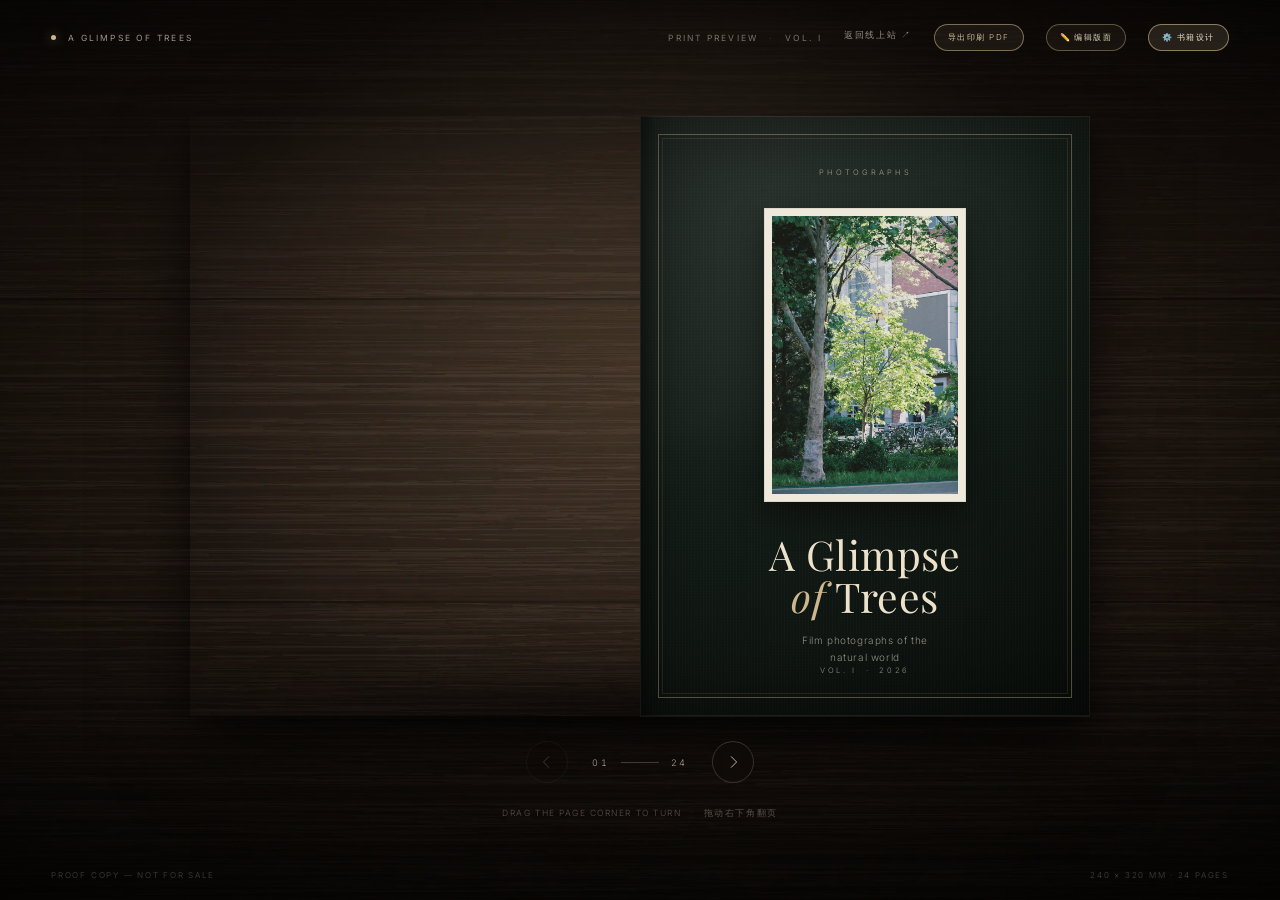
<file: 02-Print-Preview/index.html>
<!DOCTYPE html>
<html lang="en">
<head>
  <meta charset="UTF-8">
  <meta name="viewport" content="width=device-width, initial-scale=1.0">
  <meta name="description" content="A Glimpse of Trees — a print proof of a photographic book, previewed as a physical object.">
  <meta name="theme-color" content="#140e09">
  <meta name="color-scheme" content="dark">
  <title>A Glimpse of Trees — Print Proof</title>

  <link rel="icon" href="favicon.svg" type="image/svg+xml">
  <link rel="manifest" href="../manifest.json">
  <link rel="apple-touch-icon" href="../assets/icons/icon-180.png">
  <link rel="preload" href="assets/fonts/PlayfairDisplay-var.woff2" as="font" type="font/woff2" crossorigin>
  <link rel="preload" href="assets/fonts/Inter-var.woff2" as="font" type="font/woff2" crossorigin>
  <link rel="stylesheet" href="css/style.css">
</head>
<body>
  <div class="desk-grain" aria-hidden="true"></div>

  <header class="scene-bar">
    <p class="scene-brand"><span class="brand-mark" aria-hidden="true"></span> A Glimpse of Trees</p>
    <div class="scene-tools">
      <p class="scene-tag">Print preview <span aria-hidden="true">·</span> Vol. I</p>
      <a class="scene-link" href="../index.html">返回线上站 ↗</a>
      <button class="scene-export" id="exportPdfBtn" type="button" title="打开打印视图，用浏览器打印并另存为 PDF">导出印刷 PDF</button>
      <button class="scene-edit" id="editBtn" type="button" aria-pressed="false" aria-controls="editBar" title="选中文案直接改写，拖动文字或装饰调整位置">✏️ 编辑版面</button>
      <button class="scene-design" id="designBtn" type="button" aria-expanded="false" aria-controls="designDrawer" aria-label="书籍设计">⚙️ 书籍设计</button>
    </div>
  </header>

  <main class="stage">
    <div class="book-wrap">
      <div class="book-shadow" aria-hidden="true"></div>
      <div class="book" id="book" aria-label="A Glimpse of Trees — photo book preview"></div>
    </div>

    <div class="controls" aria-label="Book controls">
      <button class="control" id="prevPage" type="button" aria-label="Previous page">
        <svg viewBox="0 0 20 20" aria-hidden="true"><path d="M12.5 3 5.5 10l7 7" fill="none" stroke="currentColor" stroke-width="1.1"/></svg>
      </button>
      <p class="pager" aria-live="polite">
        <span id="pagerCurrent">01</span>
        <span class="pager-rule" aria-hidden="true"></span>
        <span id="pagerTotal"></span>
      </p>
      <button class="control" id="nextPage" type="button" aria-label="Next page">
        <svg viewBox="0 0 20 20" aria-hidden="true"><path d="m7.5 3 7 7-7 7" fill="none" stroke="currentColor" stroke-width="1.1"/></svg>
      </button>
    </div>

    <p class="hint">Drag the page corner to turn <span aria-hidden="true">·</span> 拖动右下角翻页</p>
  </main>

  <footer class="scene-foot">
    <p>Proof copy — not for sale</p>
    <p>240 × 320 mm <span aria-hidden="true">·</span> <span id="bookPageCount"></span> pages</p>
  </footer>

  <div class="loader" id="loader" role="status" aria-live="polite">
    <p class="loader-brand">A Glimpse of Trees</p>
    <span class="loader-line" aria-hidden="true"></span>
    <p class="loader-text">Preparing the proof</p>
  </div>

  <div class="design-backdrop" id="designBackdrop" aria-hidden="true"></div>

  <aside class="design-drawer" id="designDrawer" aria-hidden="true" aria-labelledby="designHeading">
    <header class="design-head">
      <div>
        <p class="design-kicker">Print proof</p>
        <h2 class="design-title" id="designHeading">书籍设计</h2>
      </div>
      <button class="design-close" id="designClose" type="button" aria-label="关闭设计面板">×</button>
    </header>

    <div class="design-body">
      <section class="design-section">
        <h3 class="design-section-title">封面与封底</h3>

        <label class="design-field">
          <span>主书名</span>
          <input id="designTitle" type="text" autocomplete="off" spellcheck="false">
        </label>

        <label class="design-field">
          <span>副标题</span>
          <input id="designSubtitle" type="text" autocomplete="off" spellcheck="false">
        </label>

        <label class="design-field">
          <span>作者名</span>
          <input id="designAuthor" type="text" autocomplete="off" spellcheck="false" placeholder="留空则不显示">
        </label>

        <label class="design-field">
          <span>顶部小标题（可留空）</span>
          <input id="designKicker" type="text" autocomplete="off" spellcheck="false" placeholder="Photographs">
        </label>

        <label class="design-field">
          <span>封面配图</span>
          <select id="designCoverPhoto"></select>
        </label>
        <div class="design-drop" id="designPhotoDrop" role="button" tabindex="0">
          <span>拖入封面配图</span>
          <em>或点击选择 · JPG / PNG / WebP / AVIF · ≤25 MB</em>
        </div>
        <input id="designPhotoFile" type="file" accept="image/jpeg,image/png,image/webp,image/avif,image/gif" hidden>

        <p class="design-label">封面版式</p>
        <div class="design-segments" role="group" aria-label="封面版式">
          <button type="button" data-setting="cover.layout" data-value="framed">装裱照片</button>
          <button type="button" data-setting="cover.layout" data-value="full">满版照片</button>
          <button type="button" data-setting="cover.layout" data-value="text">纯文字</button>
        </div>

        <p class="design-label">封面背景色</p>
        <div class="design-swatches" role="group" aria-label="封面背景色">
          <button class="swatch swatch--forest" type="button" data-setting="cover.color" data-value="#1d2a22" aria-label="森林绿"></button>
          <button class="swatch swatch--oxblood" type="button" data-setting="cover.color" data-value="#4a252b" aria-label="酒红"></button>
          <button class="swatch swatch--navy" type="button" data-setting="cover.color" data-value="#1e2a3a" aria-label="藏蓝"></button>
          <button class="swatch swatch--charcoal" type="button" data-setting="cover.color" data-value="#242424" aria-label="炭黑"></button>
          <button class="swatch swatch--clay" type="button" data-setting="cover.color" data-value="#5a3f2e" aria-label="陶土棕"></button>
          <button class="swatch swatch--slate" type="button" data-setting="cover.color" data-value="#313b3f" aria-label="石板灰"></button>
        </div>

        <label class="design-field">
          <span>封面底图路径</span>
          <input id="designImage" type="text" autocomplete="off" spellcheck="false" placeholder="assets/images/cover-bg.jpg">
        </label>
        <div class="design-drop" id="designImageDrop" role="button" tabindex="0">
          <span>拖入封面底图</span>
          <em>或点击选择 · 自动上传至 assets/uploads</em>
        </div>
        <input id="designImageFile" type="file" accept="image/jpeg,image/png,image/webp,image/avif,image/gif" hidden>
        <p class="design-hint">留空为纯色封面；也可直接拖入/点击上传图片，上传后仍可手动改路径。禁止远程地址。</p>
      </section>

      <section class="design-section">
        <h3 class="design-section-title">纸张与材质</h3>

        <p class="design-label">纸张底色</p>
        <div class="design-swatches" role="group" aria-label="纸张底色">
          <button class="swatch swatch--white" type="button" data-setting="paper.color" data-value="#ffffff" aria-label="纯白"></button>
          <button class="swatch swatch--warm" type="button" data-setting="paper.color" data-value="#f5f2eb" aria-label="暖白"></button>
          <button class="swatch swatch--cream" type="button" data-setting="paper.color" data-value="#f3e7cd" aria-label="米黄"></button>
          <button class="swatch swatch--vintage" type="button" data-setting="paper.color" data-value="#e3d3b3" aria-label="复古"></button>
        </div>

        <p class="design-label">纸张质感</p>
        <div class="design-segments" role="group" aria-label="纸张质感">
          <button type="button" data-setting="paper.texture" data-value="none">无</button>
          <button type="button" data-setting="paper.texture" data-value="light">轻微噪点</button>
          <button type="button" data-setting="paper.texture" data-value="strong">强噪点</button>
        </div>
      </section>

      <section class="design-section">
        <h3 class="design-section-title">字体排版</h3>

        <label class="design-field">
          <span>标题字体</span>
          <select id="designHeadingFont">
            <option value="playfair">Playfair Display</option>
            <option value="sans">默认无衬线体</option>
            <option value="songti">系统宋体</option>
          </select>
        </label>

        <label class="design-field">
          <span>正文字体</span>
          <select id="designBodyFont">
            <option value="inter">Inter</option>
            <option value="kaiti">系统楷体</option>
            <option value="songti">系统宋体</option>
          </select>
        </label>
      </section>

      <section class="design-section">
        <h3 class="design-section-title">场景背景</h3>
        <div class="design-segments" role="group" aria-label="预览台背景">
          <button type="button" data-setting="scene.background" data-value="wood">深色木纹</button>
          <button type="button" data-setting="scene.background" data-value="black">极简纯黑</button>
          <button type="button" data-setting="scene.background" data-value="light">浅灰白</button>
        </div>
      </section>

      <section class="design-section">
        <h3 class="design-section-title">印刷 PDF</h3>
        <p class="design-label">设计与版面同步</p>
        <div class="design-segments" role="group" aria-label="是否同步到印刷 PDF">
          <button type="button" data-setting="pdf.sync" data-value="false">仅 3D 预览</button>
          <button type="button" data-setting="pdf.sync" data-value="true">同步到 PDF</button>
        </div>
        <p class="design-hint">选择「同步到 PDF」并保存后，导出印刷 PDF 才会使用当前封面、纸张、字体，以及「✏️ 编辑版面」里的文字改动、位置和装饰图案；选择「仅 3D 预览」时，PDF 保持原有默认版式。</p>
      </section>
    </div>

    <footer class="design-foot">
      <p class="design-status" id="designStatus" role="status">未保存</p>
      <button class="design-save" id="designSave" type="button">💾 保存设计</button>
    </footer>
  </aside>

  <div class="edit-bar" id="editBar" role="region" aria-label="版面编辑工具" aria-hidden="true">
    <div class="edit-ornament-panel" id="editOrnamentPanel" aria-hidden="true">
      <div class="edit-ornament-head">
        <span>装饰预设 · 点击添加到当前页</span>
        <button class="edit-ornament-close" id="editOrnamentClose" type="button" aria-label="收起装饰预设">×</button>
      </div>
      <div class="edit-ornament-list" id="editOrnamentList" role="group" aria-label="装饰预设"></div>
      <p class="edit-ornament-note">添加后可拖动调整位置；选中后按 Delete 或点「删除」移除。</p>
    </div>
    <div class="edit-decor-panel" id="editDecorPanel" aria-hidden="true">
      <div class="edit-decor-row">
        <span class="edit-decor-label">旋转</span>
        <input class="edit-decor-range" id="decorRotate" type="range" min="-180" max="180" step="1" value="0" aria-label="装饰旋转角度">
        <output class="edit-decor-value" id="decorRotateValue">0°</output>
      </div>
      <div class="edit-decor-row">
        <span class="edit-decor-label">缩放</span>
        <input class="edit-decor-range" id="decorScale" type="range" min="25" max="300" step="1" value="100" aria-label="装饰缩放百分比">
        <output class="edit-decor-value" id="decorScaleValue">100%</output>
        <button class="edit-decor-reset" id="decorReset" type="button" title="重置旋转和缩放">↺</button>
      </div>
    </div>
    <p class="edit-hint">
      <span class="edit-tip" id="editTip">点击选中文字或图案 · 双击改写 · 拖动移动（靠近辅助线自动吸附）</span>
      <span class="edit-status" id="editStatus" role="status">未保存</span>
    </p>
    <div class="edit-actions">
      <button class="edit-action" id="editUndo" type="button" title="撤销上一步（Ctrl+Z）">↶ 撤销</button>
      <button class="edit-action" id="editReset" type="button" title="重置所选元素；未选中时重置全部">↺ 重置</button>
      <button class="edit-action edit-action--ornament" id="editOrnamentBtn" type="button" aria-expanded="false" aria-controls="editOrnamentPanel">＋ 装饰</button>
      <button class="edit-action" id="editDelete" type="button" title="删除选中的新增装饰（Delete）" disabled>🗑 删除</button>
      <button class="edit-action" id="editOverview" type="button" title="按页查看文字与照片，快速换页">🗂 总览</button>
      <button class="edit-action edit-action--save" id="editSave" type="button">💾 保存修改</button>
      <button class="edit-action" id="editDone" type="button">完成</button>
    </div>
  </div>

  <div class="overview-modal" id="overviewModal" hidden>
    <div class="overview-card" role="dialog" aria-modal="true" aria-labelledby="overviewTitle">
      <div class="overview-head">
        <div>
          <p class="overview-kicker">Layout overview</p>
          <h2 class="overview-title" id="overviewTitle">排版总览</h2>
        </div>
        <button class="overview-close" id="overviewClose" type="button" aria-label="关闭">×</button>
      </div>
      <div class="overview-toolbar">
        <button id="overviewDesign" type="button">⚙️ 打开书籍设计</button>
        <span>下拉框可直接把文字或照片移到指定页；修改会保存到本机数据。</span>
      </div>
      <div class="overview-list" id="overviewList"></div>
    </div>
  </div>

  <script src="lib/page-flip.browser.min.js"></script>
  <script src="js/ornaments.js"></script>
  <script src="../js/storage.js"></script>
  <script src="../js/image-tools.js"></script>
  <script src="js/main.js"></script>
</body>
</html>
</file>
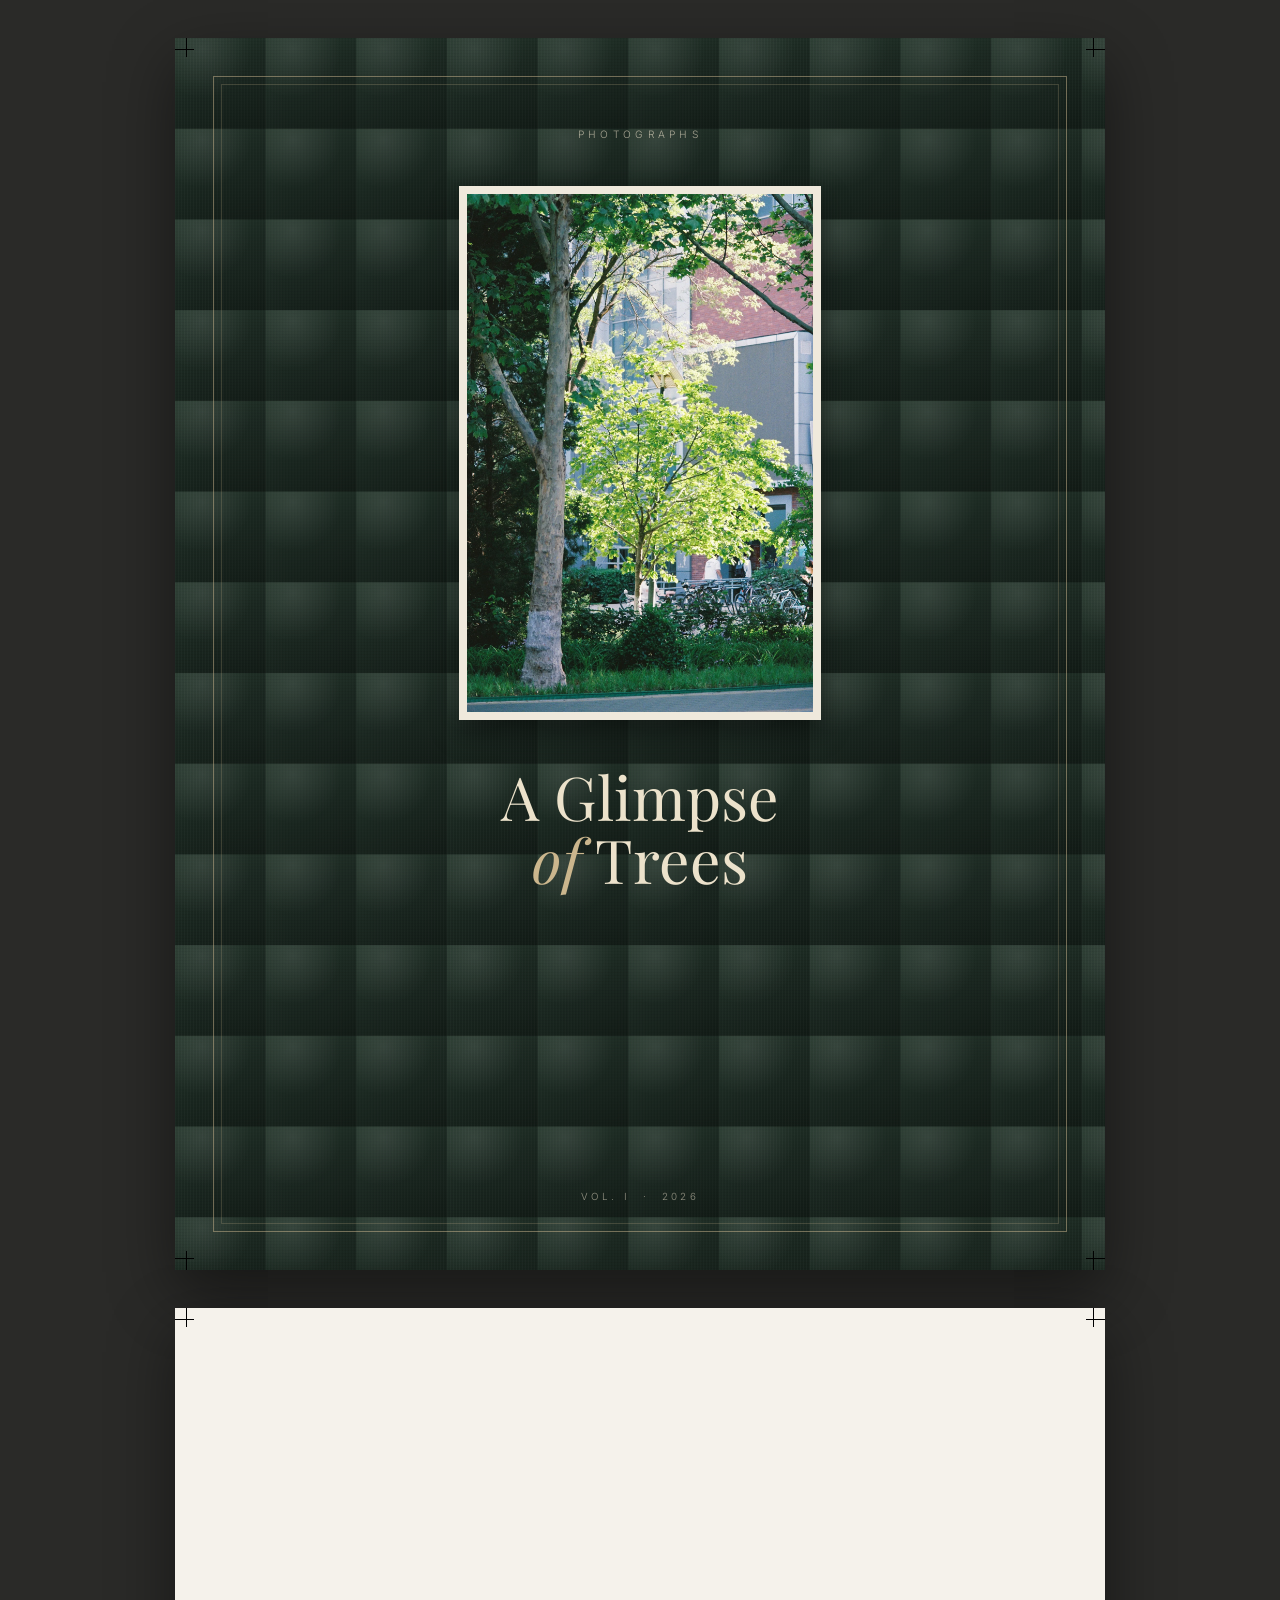
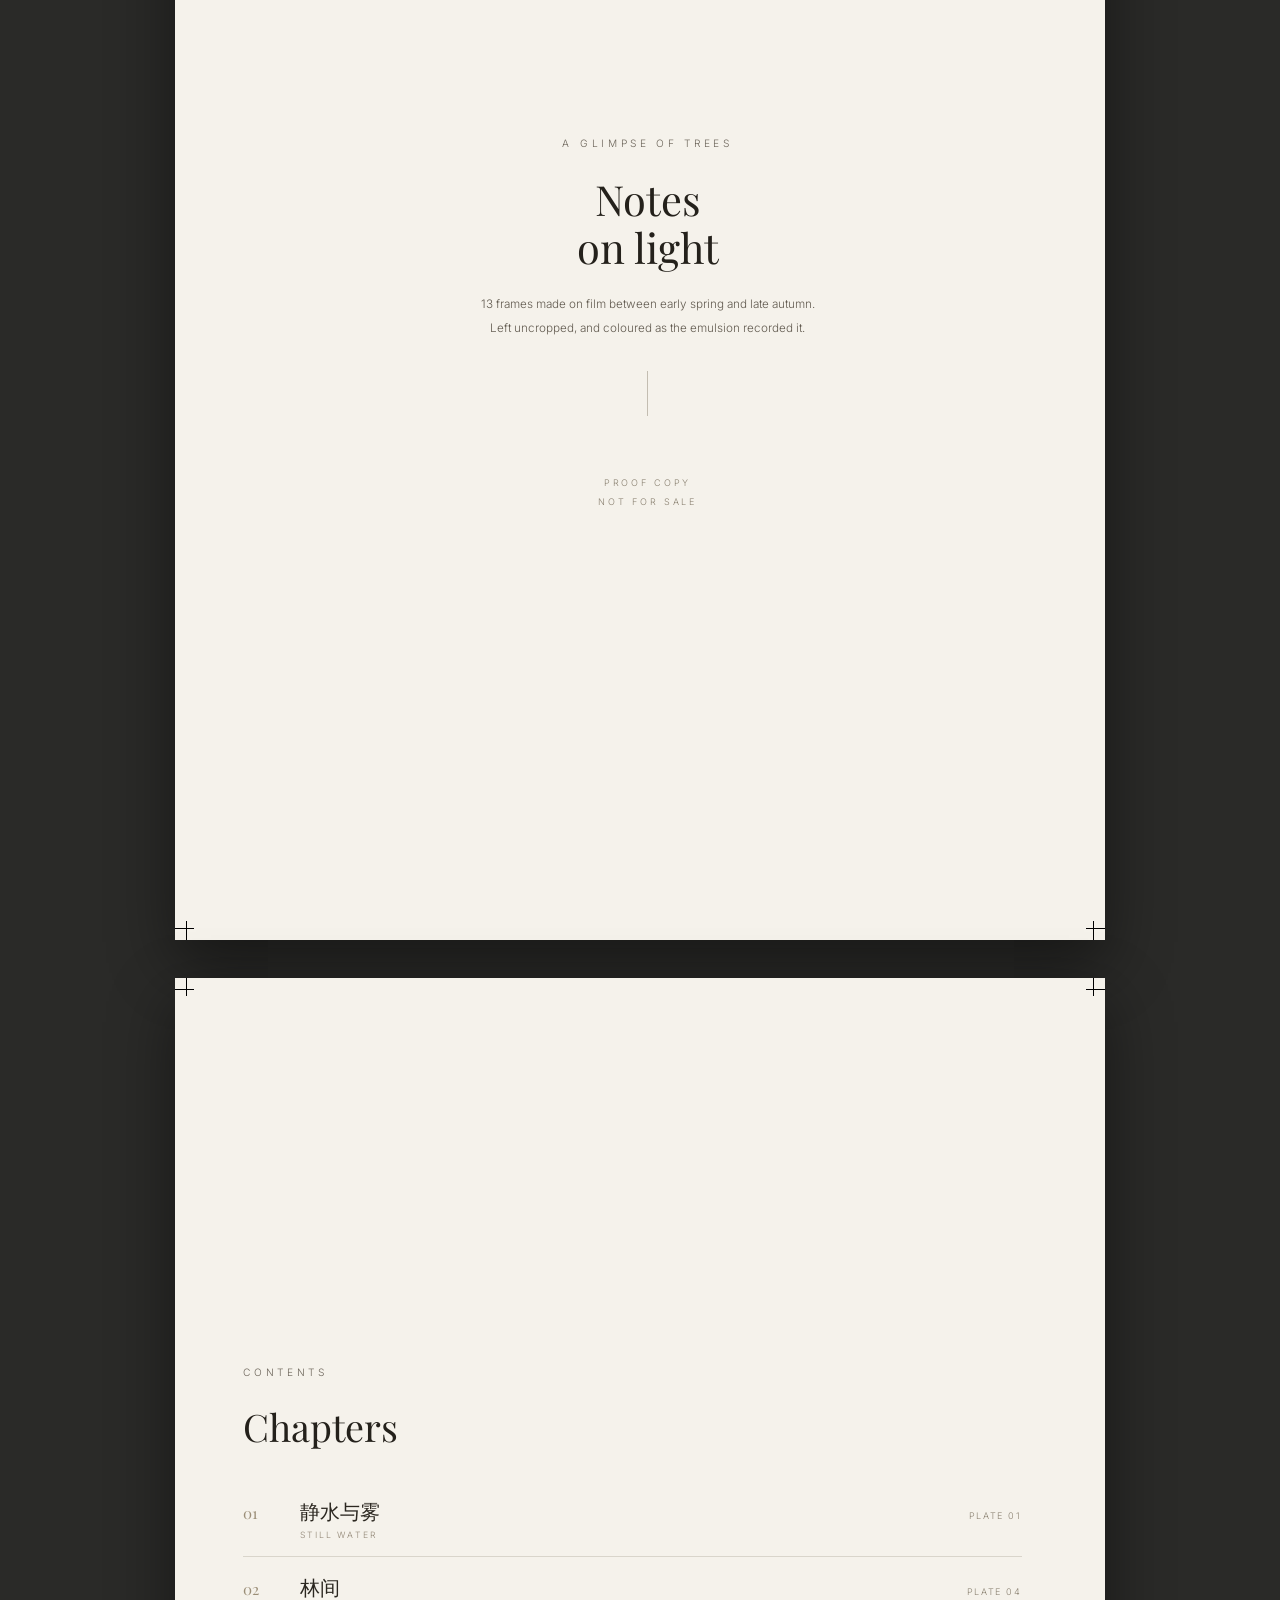
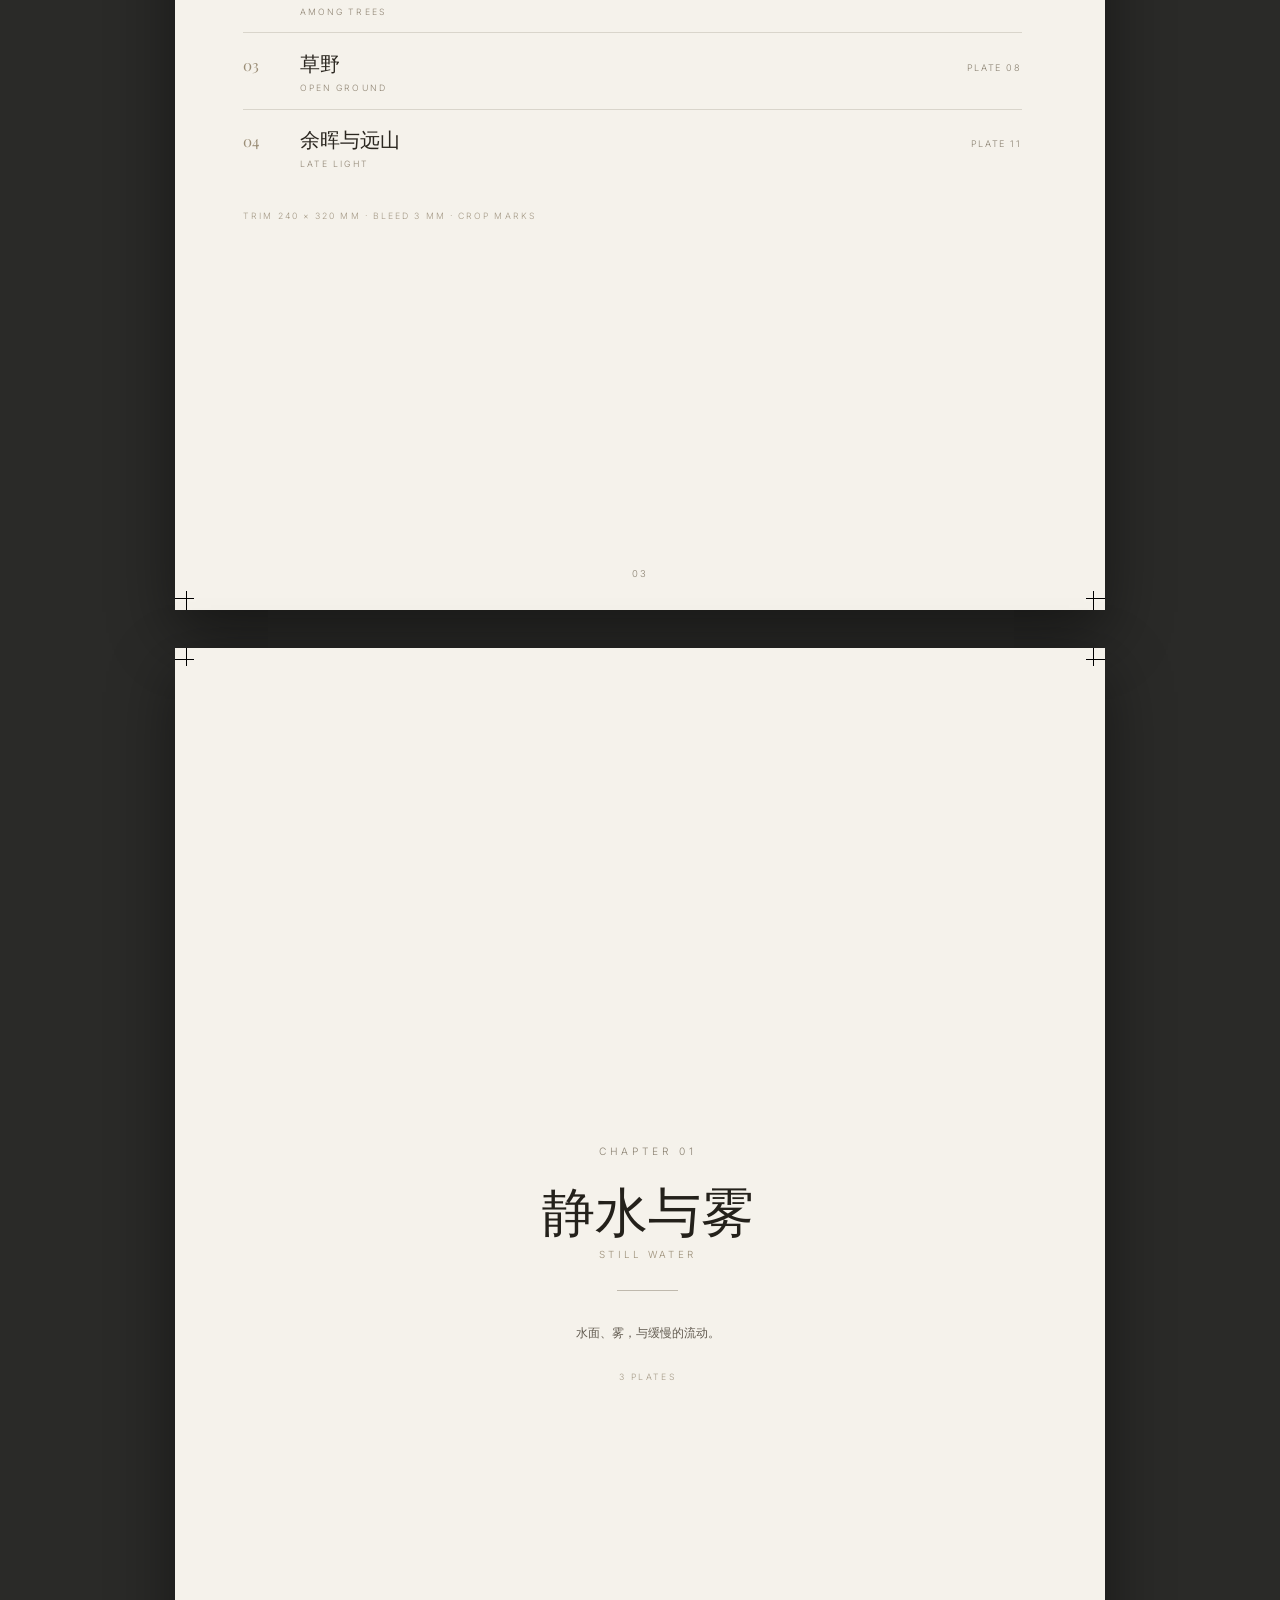
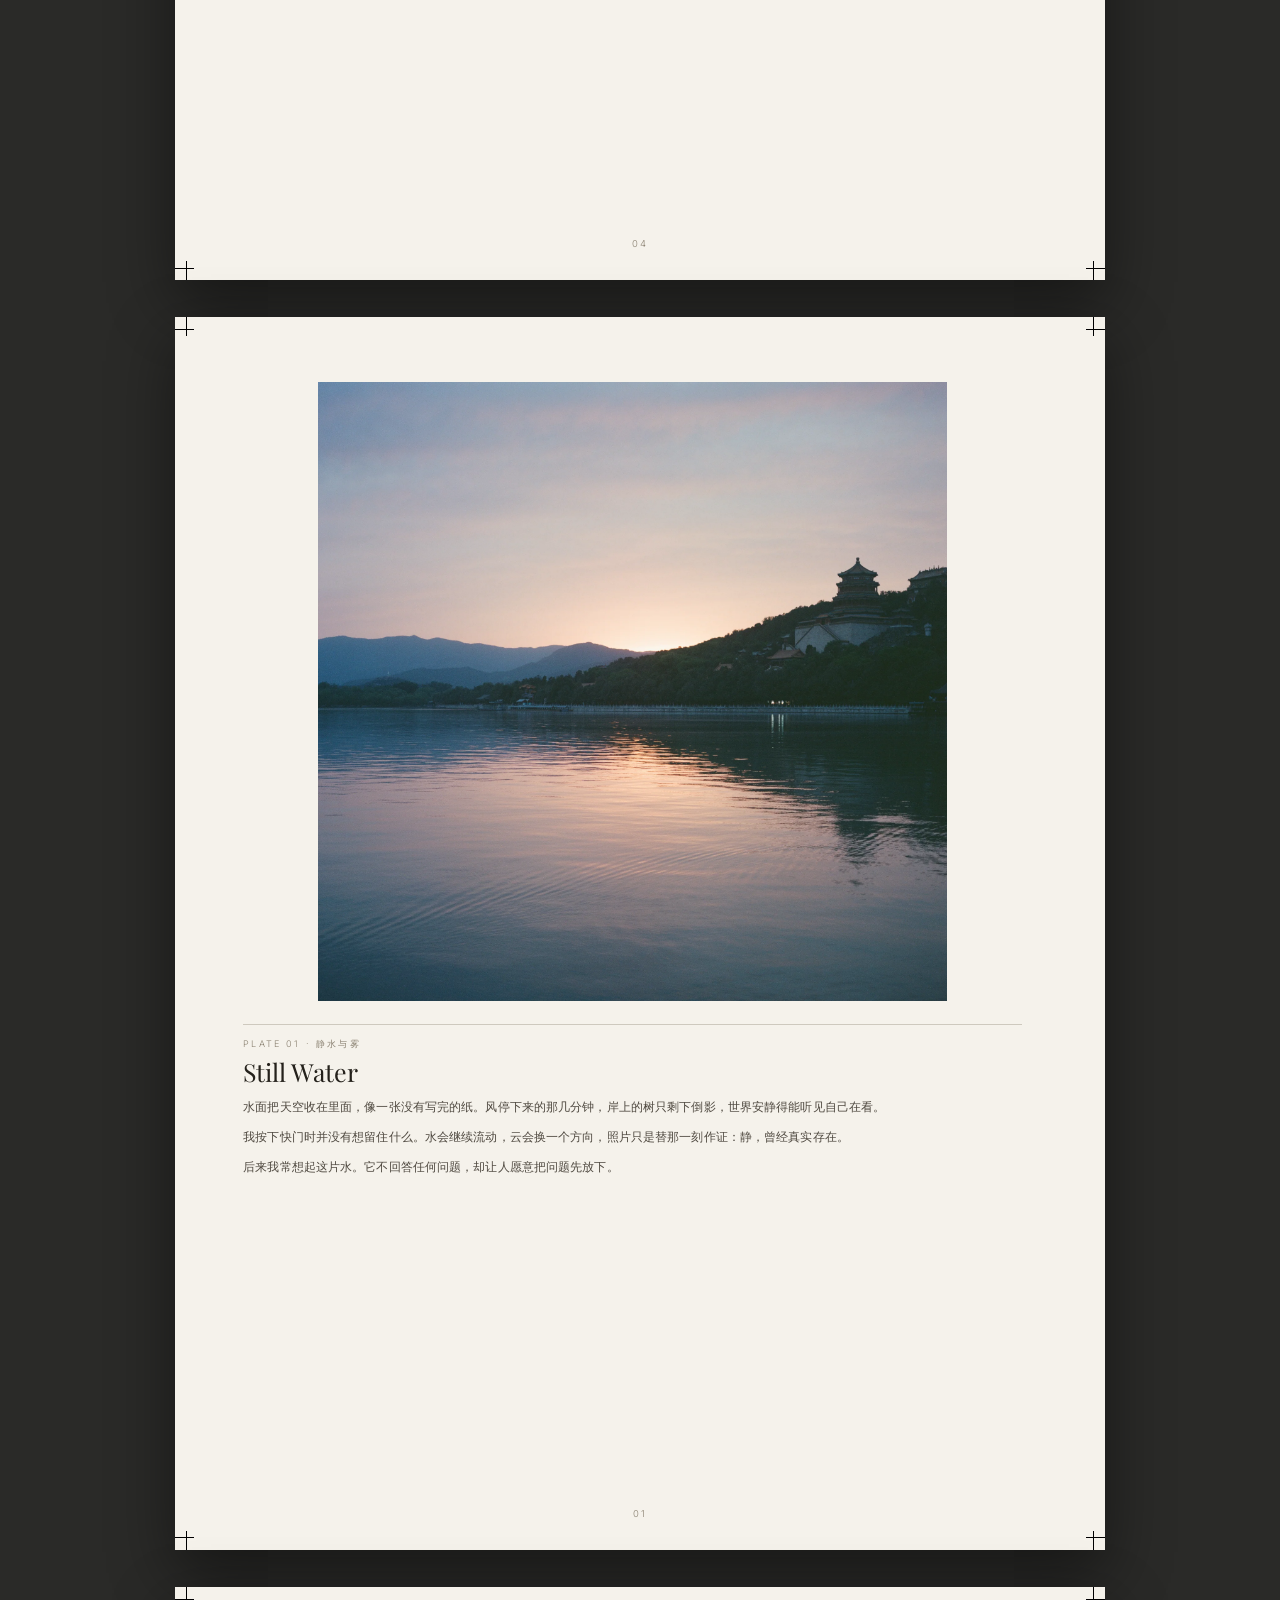
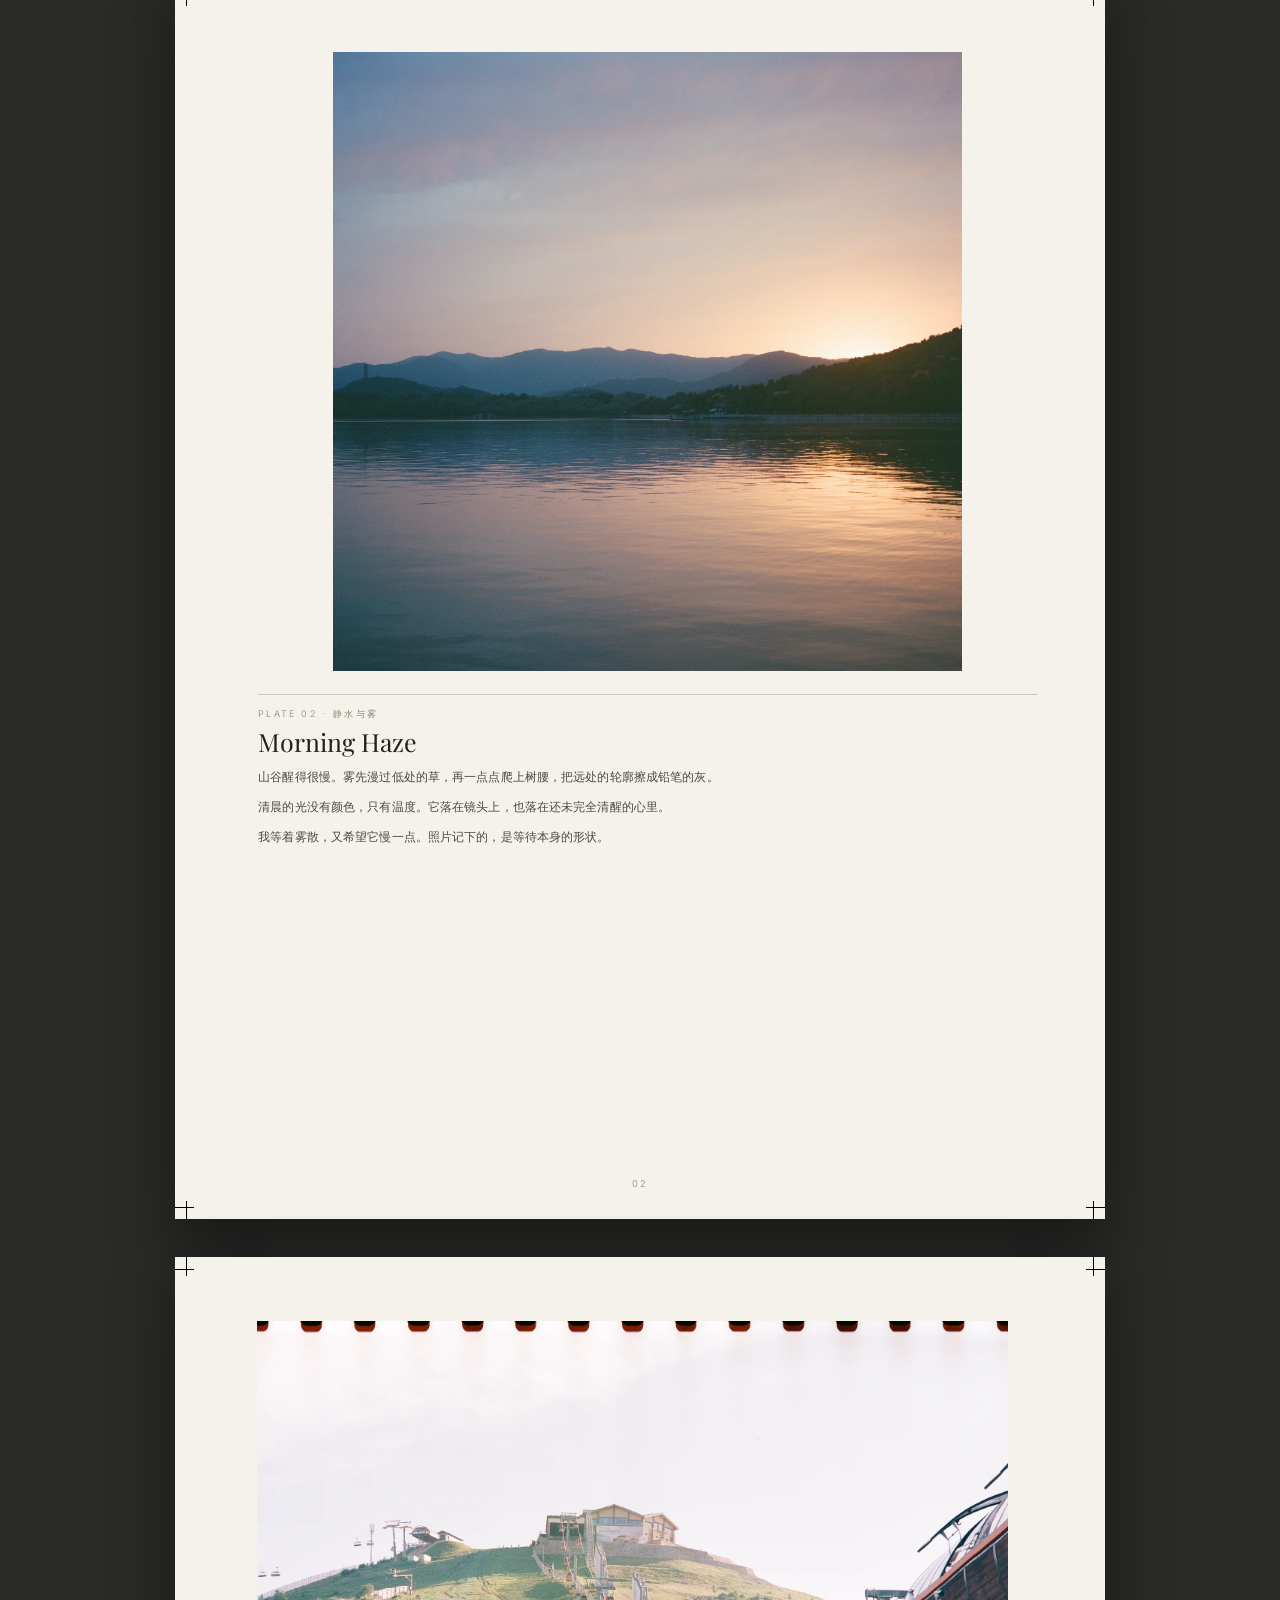
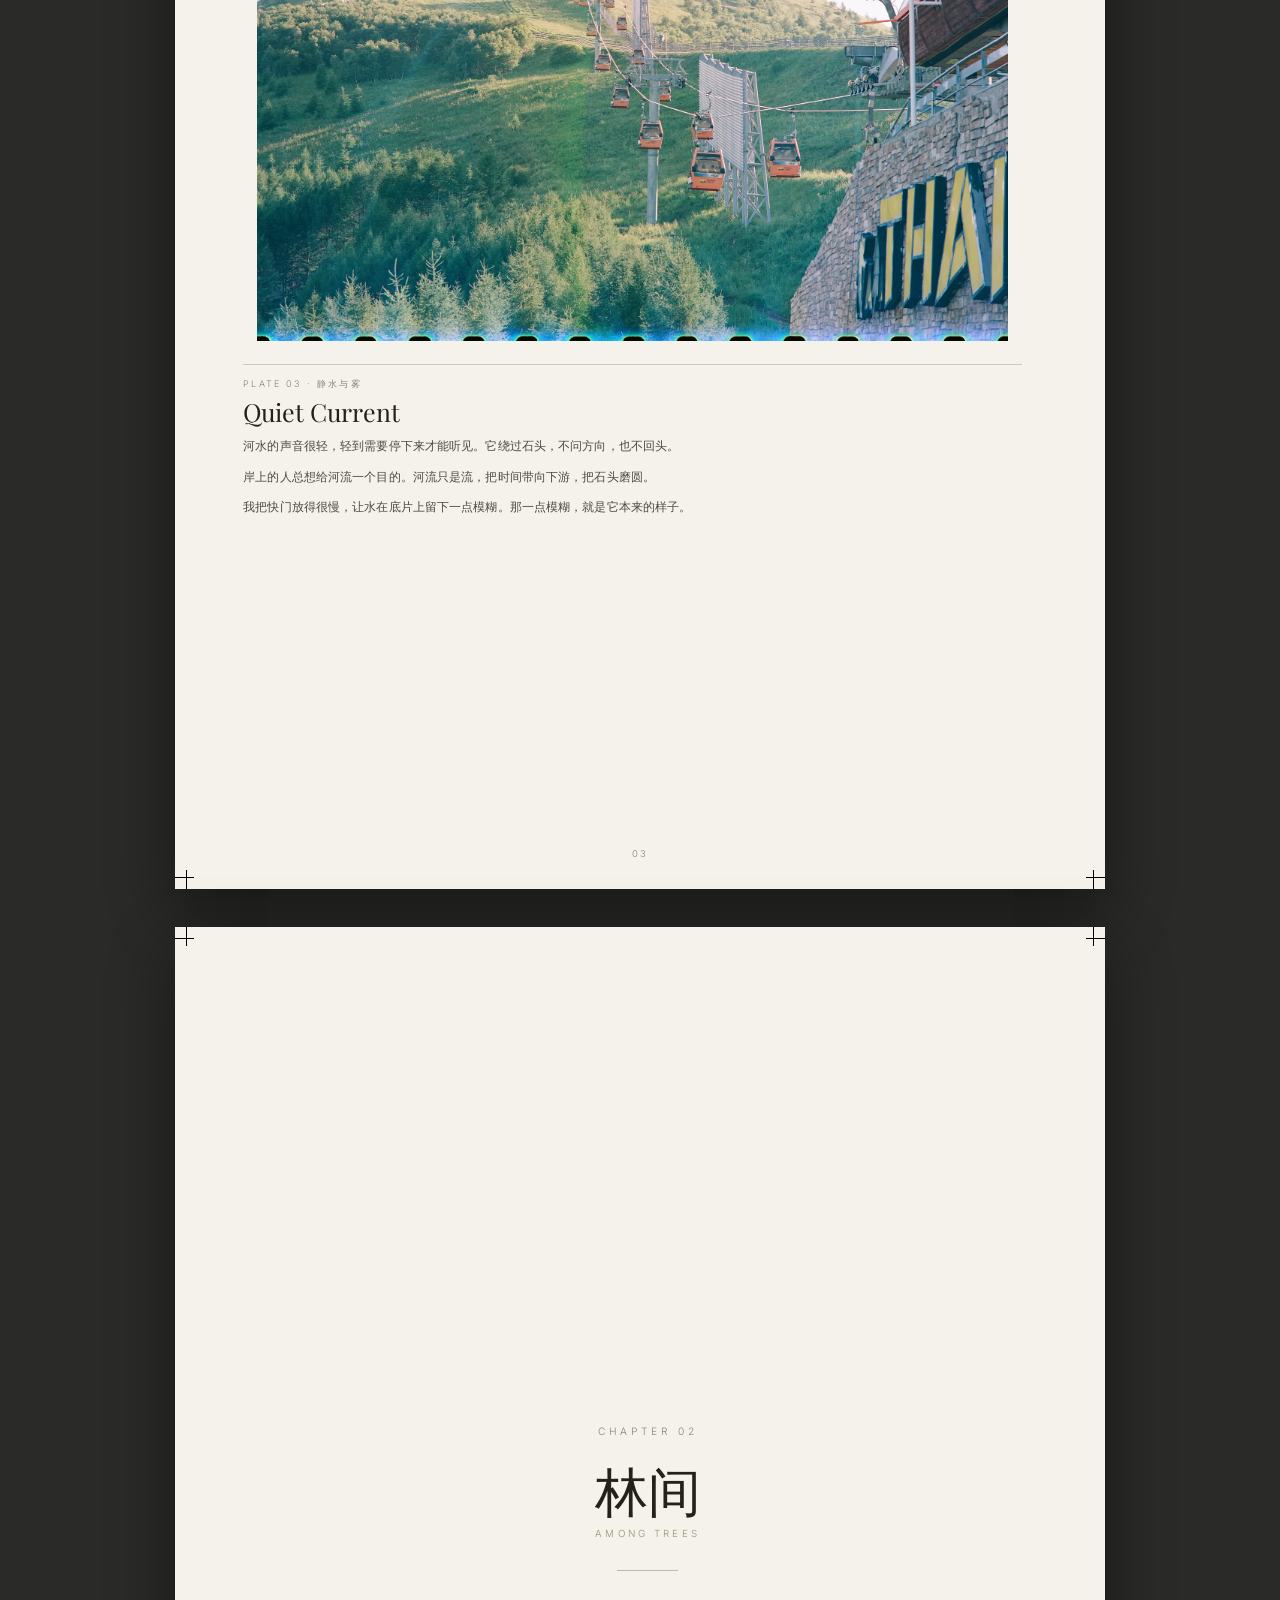
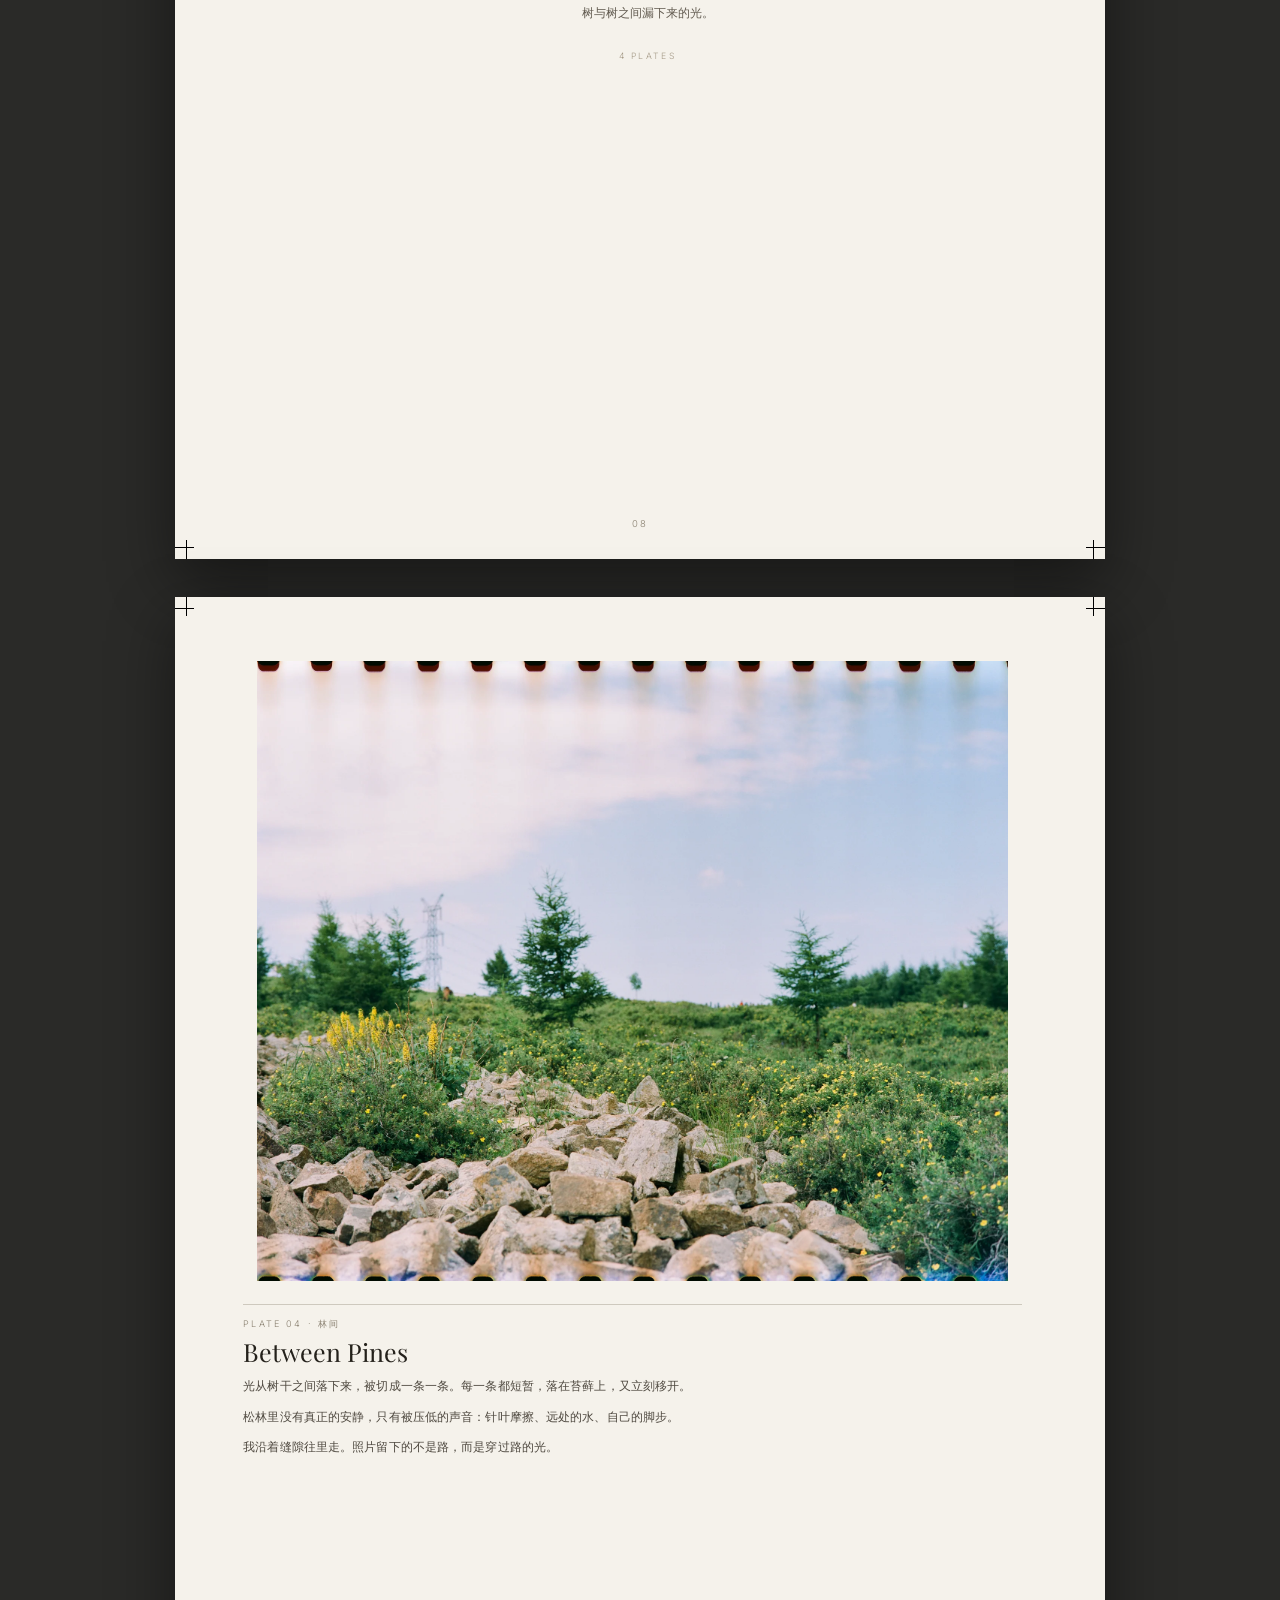
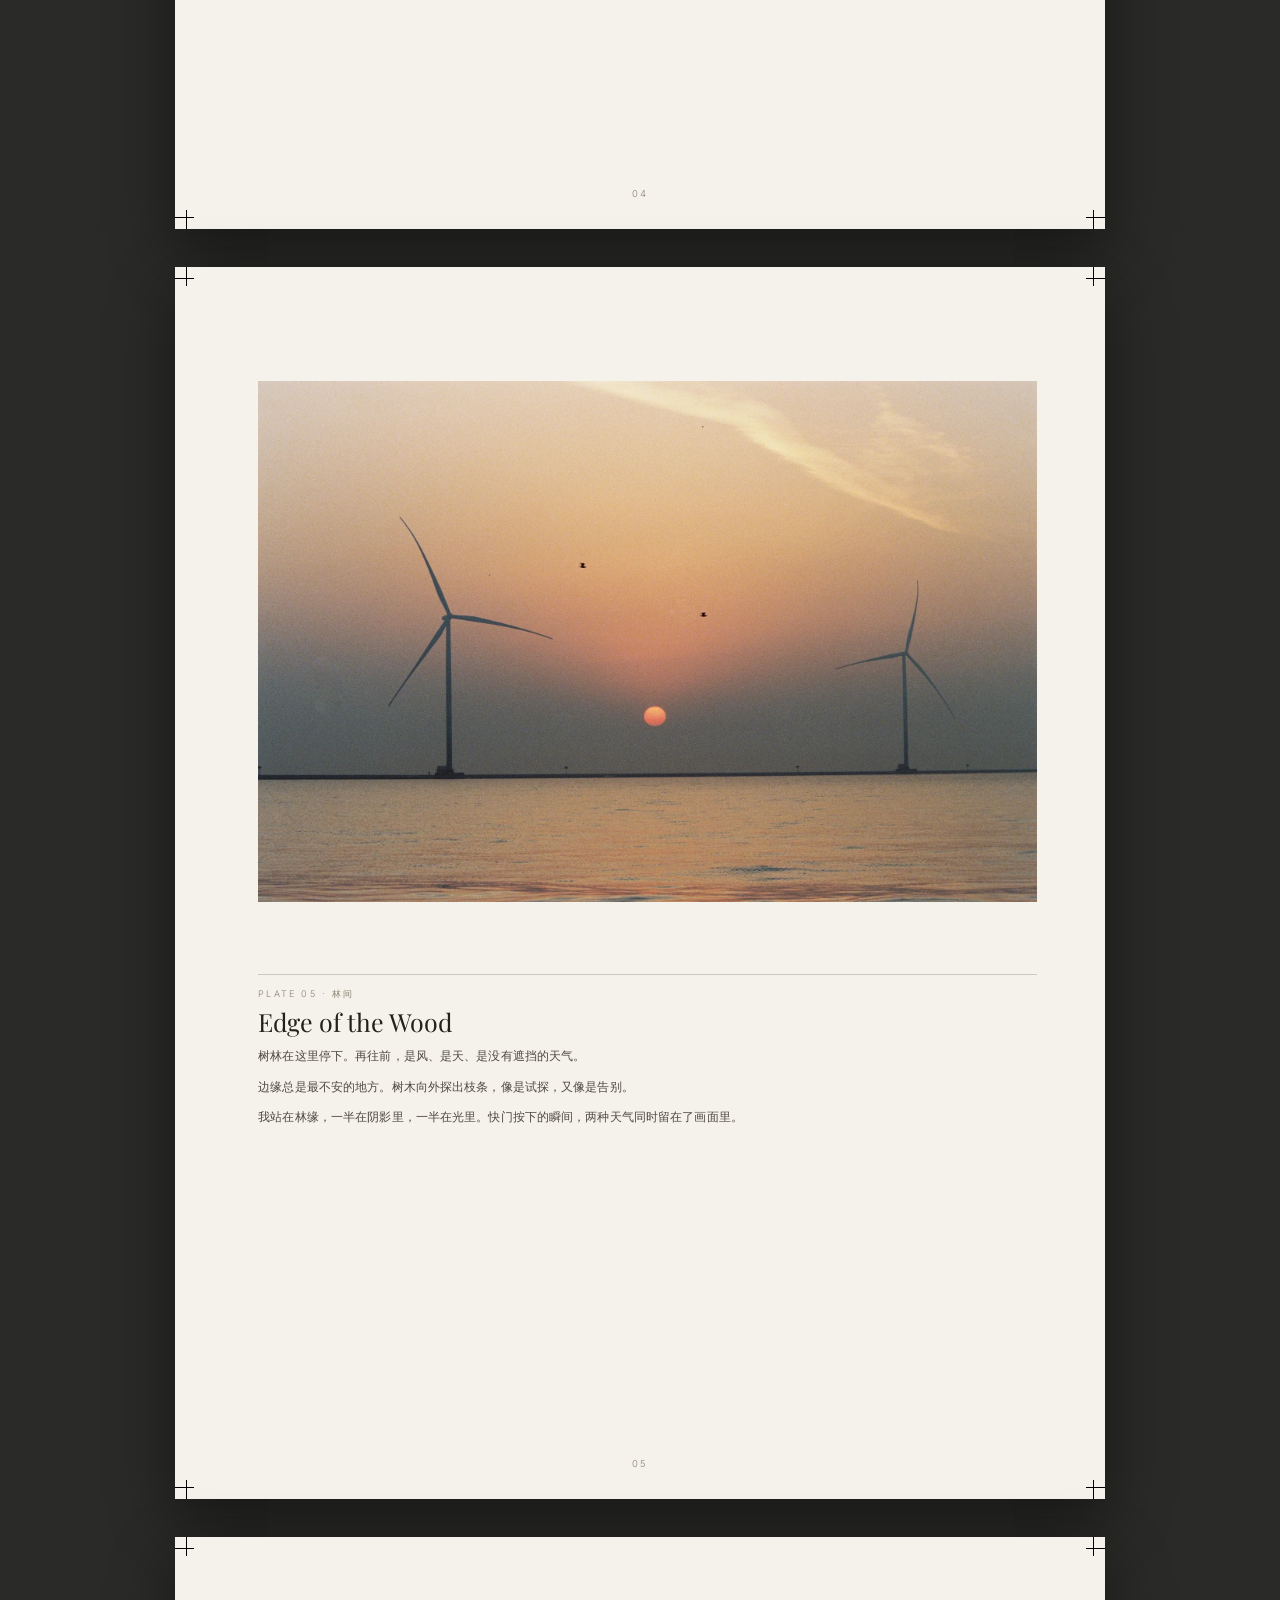
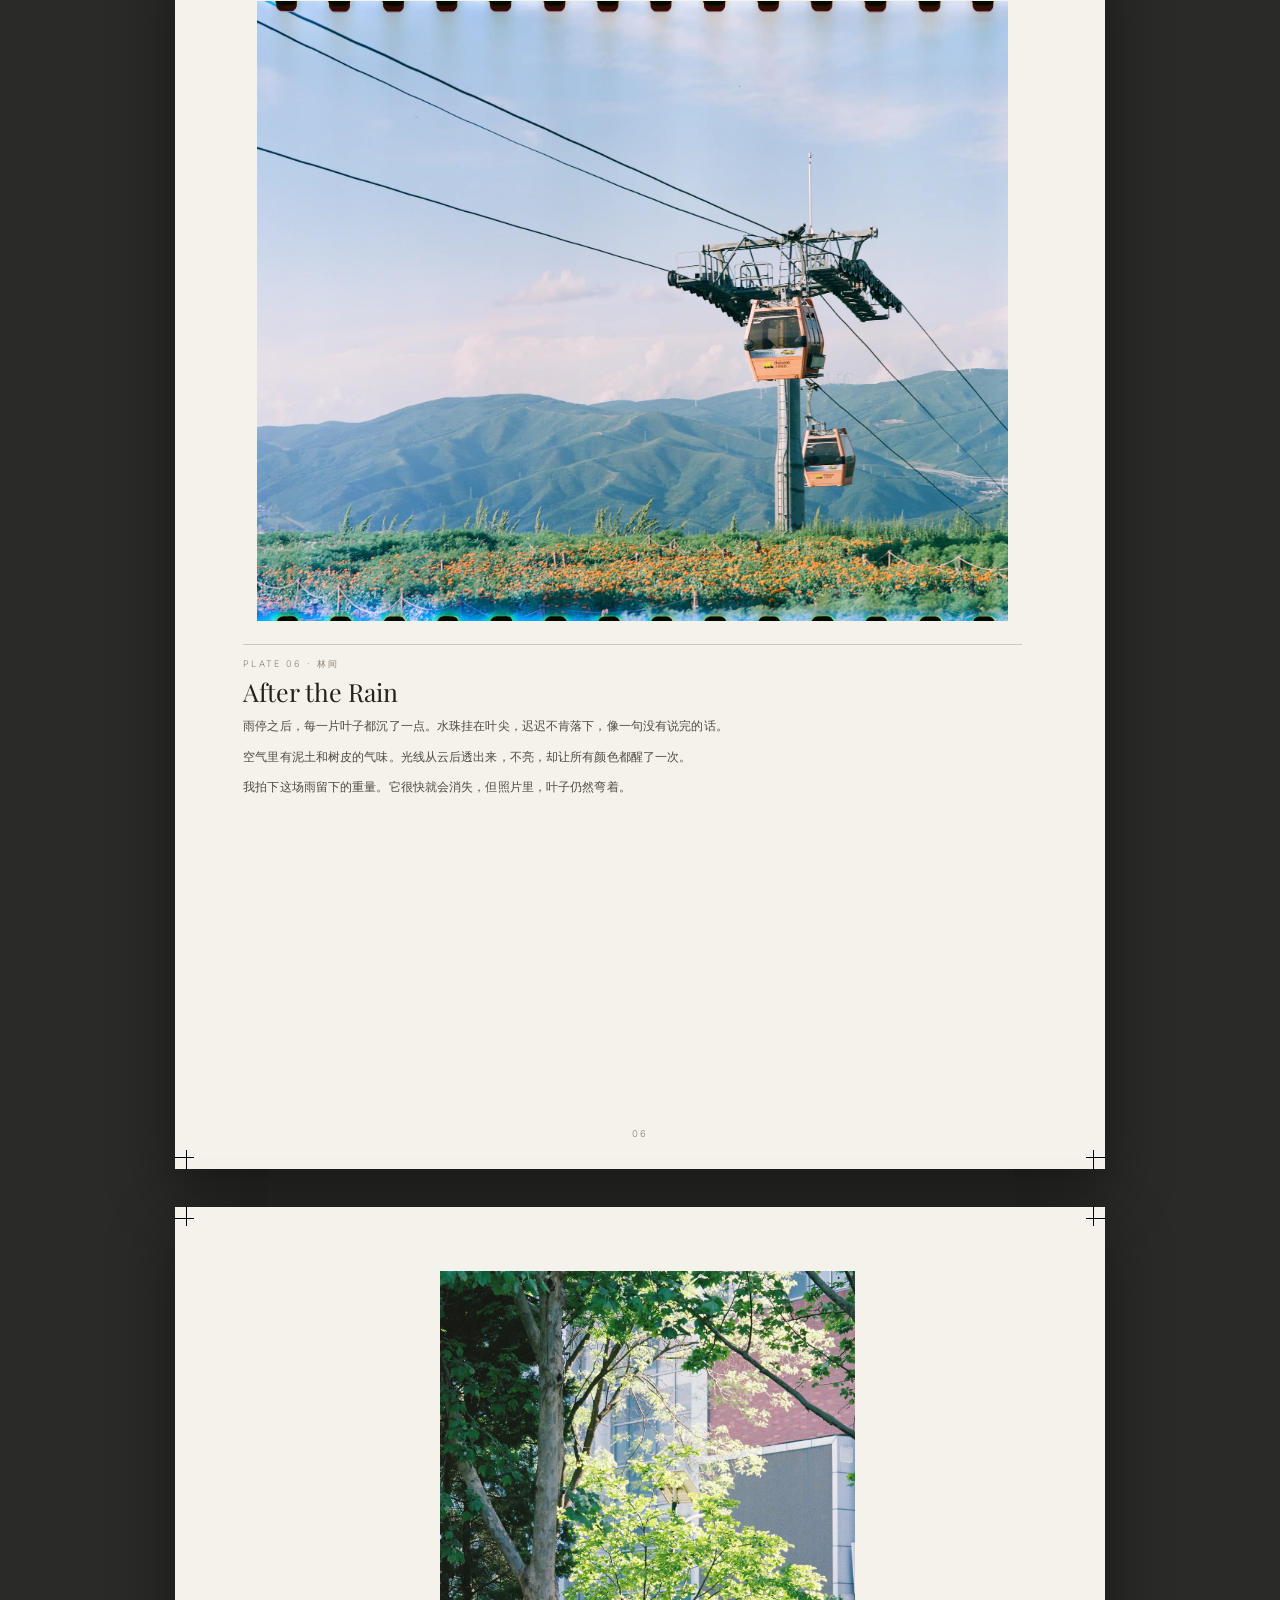
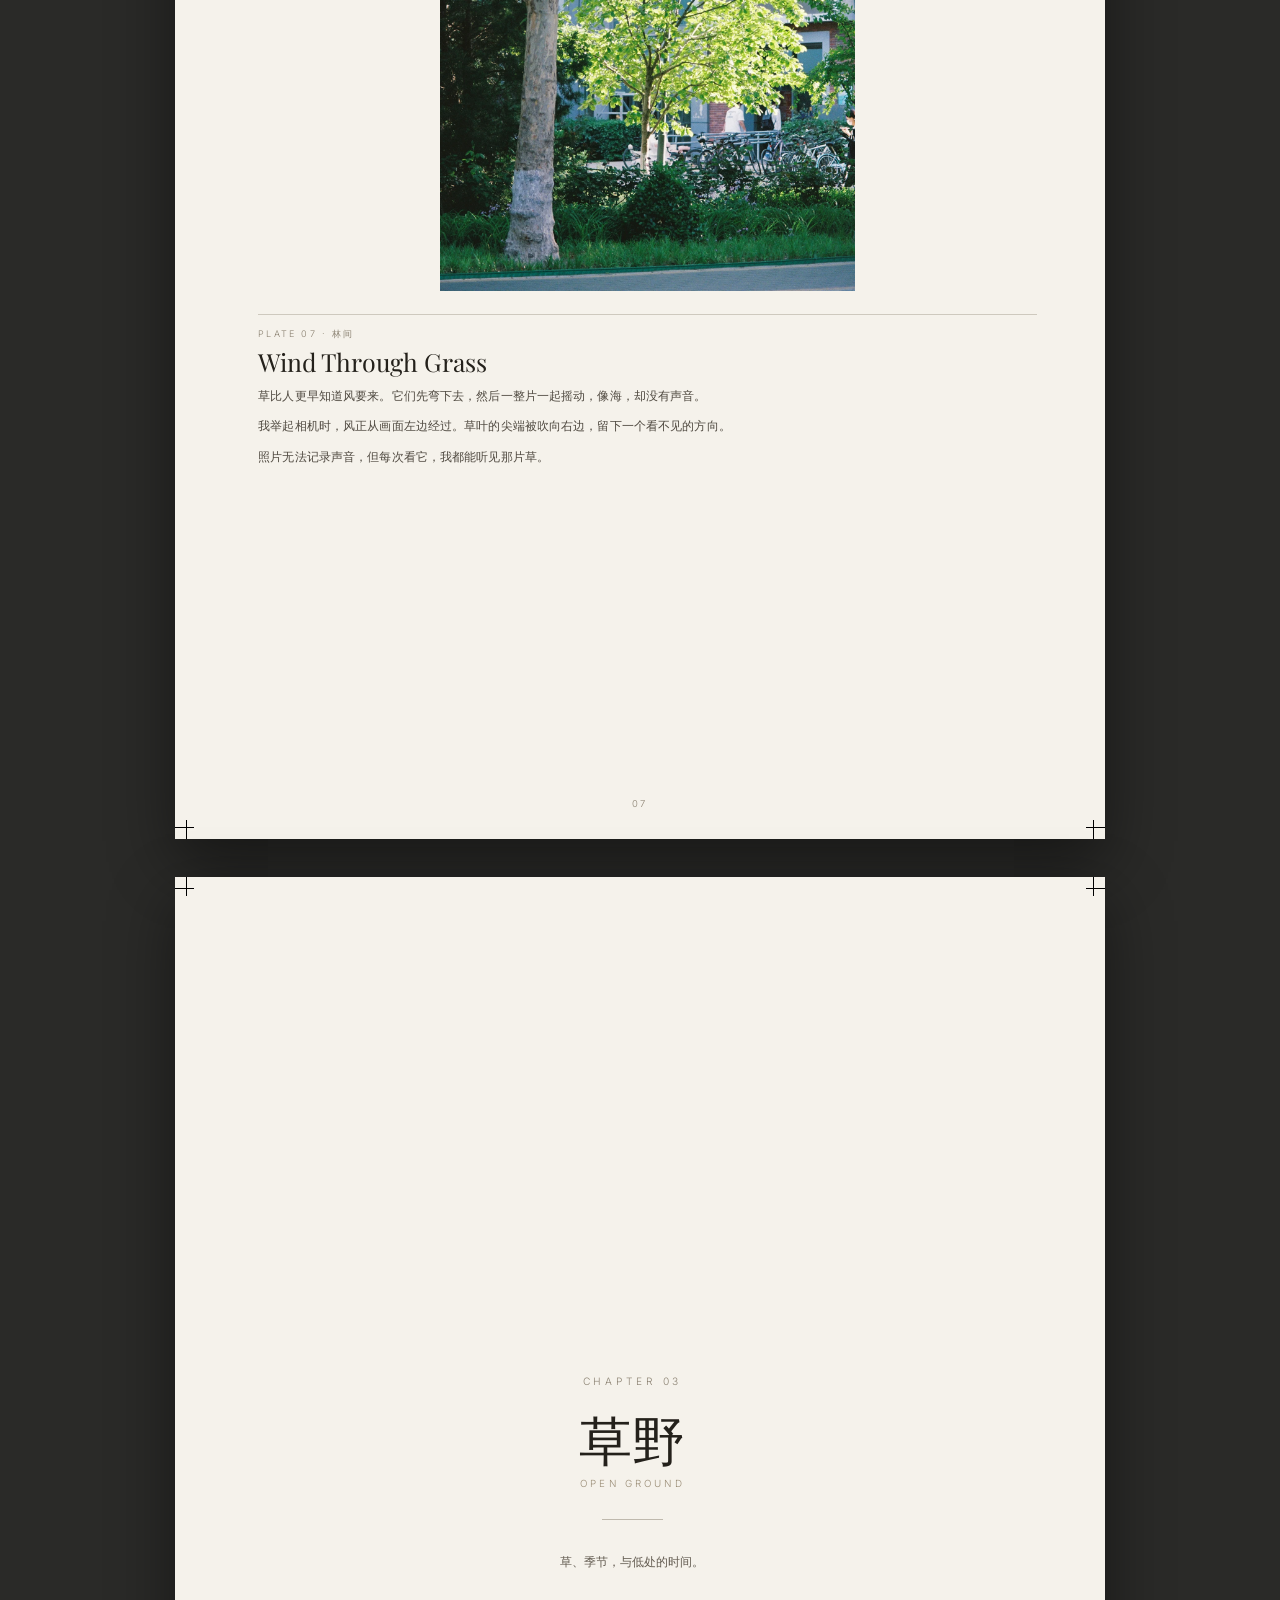
<file: 02-Print-Preview/print.html>
<!DOCTYPE html>
<html lang="en">
<head>
  <meta charset="UTF-8">
  <meta name="viewport" content="width=device-width, initial-scale=1.0">
  <title>A Glimpse of Trees — Print PDF</title>
  <link rel="icon" href="favicon.svg" type="image/svg+xml">
  <link rel="stylesheet" href="css/print.css">
</head>
<body>
  <main id="sheets" aria-label="Print sheets"></main>
  <script src="js/ornaments.js"></script>
  <script src="../js/storage.js"></script>
  <script src="js/print.js"></script>
</body>
</html>
</file>
<file: 02-Print-Preview/css/style.css>
/* ==========================================================================
   A Glimpse of Trees — physical book proof
   ========================================================================== */

@font-face {
  font-family: "Playfair Display";
  src: url("../assets/fonts/PlayfairDisplay-var.woff2") format("woff2");
  font-weight: 400 900;
  font-style: normal;
  font-display: swap;
}

@font-face {
  font-family: "Playfair Display";
  src: url("../assets/fonts/PlayfairDisplay-italic-var.woff2") format("woff2");
  font-weight: 400 900;
  font-style: italic;
  font-display: swap;
}

@font-face {
  font-family: "Inter";
  src: url("../assets/fonts/Inter-var.woff2") format("woff2");
  font-weight: 300 700;
  font-style: normal;
  font-display: swap;
}

:root {
  --paper-bg: #f5f2eb;
  --paper-deep: #e9e3d6;
  --paper-texture: url("../assets/textures/paper-noise.png");
  --paper-texture-size: 256px 256px;
  --paper-texture-opacity: 0.9;
  --ink: #2a2721;
  --ink-soft: #6c655a;
  --foil: #cbb68d;
  --font-heading: "Playfair Display", "Songti SC", "SimSun", serif;
  --font-body: "Inter", "PingFang SC", "Microsoft YaHei", sans-serif;
  --ui-sans: "Inter", "PingFang SC", "Microsoft YaHei", sans-serif;
  --serif: var(--font-heading);
  --sans: var(--ui-sans);
  --cover-bg: #1d2a22;
  --cover-image: none;
  --cover-ink: #ece2cb;
  --cover-ink-soft: rgba(233, 223, 201, 0.6);
  --scene-bg: #140e09 url("../assets/textures/wood-desk.webp") center / cover fixed;
  --scene-overlay:
    radial-gradient(ellipse at 50% 40%, rgba(255, 219, 166, 0.12), transparent 52%),
    radial-gradient(ellipse at 50% 50%, transparent 40%, rgba(0, 0, 0, 0.5) 100%),
    linear-gradient(to bottom, rgba(0, 0, 0, 0.42), transparent 24%, transparent 68%, rgba(0, 0, 0, 0.58));
  --ease: cubic-bezier(0.19, 0.66, 0.22, 1);
}

*,
*::before,
*::after {
  box-sizing: border-box;
}

html,
body {
  min-height: 100%;
}

body {
  margin: 0;
  min-height: 100svh;
  overflow-x: hidden;
  background: var(--scene-bg);
  color: #e8e0d2;
  font-family: var(--sans);
  font-weight: 300;
  -webkit-font-smoothing: antialiased;
  -webkit-user-select: none;
  user-select: none;
}

body::before {
  content: "";
  position: fixed;
  inset: 0;
  z-index: 0;
  pointer-events: none;
  background: var(--scene-overlay);
}

.desk-grain {
  position: fixed;
  inset: 0;
  z-index: 2;
  pointer-events: none;
  background-image: url("../assets/textures/paper-noise.png");
  background-size: 256px 256px;
  opacity: 0.24;
  mix-blend-mode: overlay;
}

button {
  font: inherit;
  color: inherit;
}

:focus-visible {
  outline: 1px solid var(--foil);
  outline-offset: 5px;
}

/* Scene chrome ----------------------------------------------------------- */
.scene-bar {
  position: fixed;
  top: 0;
  left: 0;
  right: 0;
  z-index: 20;
  display: flex;
  align-items: center;
  justify-content: space-between;
  gap: 20px;
  padding: 24px clamp(20px, 4vw, 58px);
  pointer-events: none;
}

.scene-brand,
.scene-tag {
  margin: 0;
  font-size: 8.5px;
  font-weight: 400;
  letter-spacing: 0.26em;
  text-transform: uppercase;
  color: rgba(232, 224, 210, 0.48);
}

.scene-brand {
  display: flex;
  align-items: center;
  gap: 12px;
  color: rgba(232, 224, 210, 0.66);
}

.brand-mark {
  width: 5px;
  height: 5px;
  border-radius: 50%;
  background: var(--foil);
  box-shadow: 0 0 12px rgba(203, 182, 141, 0.6);
}

.scene-tag span {
  margin: 0 7px;
  color: rgba(232, 224, 210, 0.2);
}

.scene-link {
  padding-bottom: 2px;
  border-bottom: 1px solid transparent;
  color: rgba(232, 224, 210, 0.6);
  font-size: 8.5px;
  letter-spacing: 0.2em;
  text-decoration: none;
  white-space: nowrap;
  pointer-events: auto;
  transition: color 0.3s ease, border-color 0.3s ease;
}

.scene-link:hover {
  color: rgba(232, 224, 210, 0.95);
  border-color: var(--foil);
}

.scene-tools {
  display: flex;
  align-items: center;
  gap: clamp(12px, 2vw, 22px);
  pointer-events: none;
}

.scene-tools > * {
  pointer-events: auto;
}

.scene-export {
  padding: 7px 13px;
  border: 1px solid rgba(203, 182, 141, 0.55);
  border-radius: 999px;
  background: rgba(203, 182, 141, 0.08);
  color: #d9c8a5;
  font-family: var(--sans);
  font-size: 8px;
  letter-spacing: 0.18em;
  white-space: nowrap;
  cursor: pointer;
  transition: background 0.3s ease, border-color 0.3s ease, color 0.3s ease;
}

.scene-export:hover {
  border-color: var(--foil);
  background: rgba(203, 182, 141, 0.18);
  color: #f1e7d2;
}

.scene-export:disabled {
  opacity: 0.6;
  cursor: progress;
}

/* Stage ------------------------------------------------------------------ */
.stage {
  position: relative;
  z-index: 3;
  min-height: 100svh;
  display: flex;
  flex-direction: column;
  align-items: center;
  justify-content: center;
  gap: clamp(18px, 2.8vh, 30px);
  padding: clamp(84px, 11vh, 110px) 4vw clamp(46px, 7vh, 70px);
  transition: transform 0.55s var(--ease);
}

@media (min-width: 1000px) {
  body.design-open .stage {
    transform: translateX(calc((min(1040px, 92vw, 100svh) - 100vw) / 2 + 18px));
  }
}

.book-wrap {
  position: relative;
  width: min(1040px, 92vw, 100svh);
  aspect-ratio: 3 / 2;
  perspective: 2600px;
}

.book-wrap.is-portrait {
  width: min(88vw, 48svh);
  aspect-ratio: 3 / 4;
}

.book-shadow {
  position: absolute;
  left: 1%;
  right: 1%;
  bottom: -26px;
  height: 64px;
  z-index: 0;
  background: radial-gradient(ellipse at 50% 42%, rgba(0, 0, 0, 0.78), transparent 68%);
  filter: blur(18px);
  pointer-events: none;
}

.book {
  position: relative;
  z-index: 1;
  width: 100%;
  height: 100%;
  box-shadow:
    0 36px 72px rgba(0, 0, 0, 0.55),
    0 10px 22px rgba(0, 0, 0, 0.38);
}

/* Book pages ------------------------------------------------------------- */
.page {
  overflow: hidden;
  background-color: var(--paper-bg);
  background-image: none;
  color: var(--ink);
  font-family: var(--font-body);
  box-shadow: inset 0 0 60px rgba(120, 100, 70, 0.06);
}

/* Paper stock grain: sits above the paper colour, below the printed ink. */
.page:not(.page--cover):not(.page--back)::before {
  content: "";
  position: absolute;
  inset: 0;
  z-index: 1;
  pointer-events: none;
  background-image: var(--paper-texture);
  background-size: var(--paper-texture-size);
  opacity: var(--paper-texture-opacity);
  mix-blend-mode: multiply;
}

.page-inner {
  position: relative;
  z-index: 2;
  height: 100%;
  padding: clamp(26px, 4.6vh, 46px) clamp(26px, 3.6vw, 44px) clamp(22px, 3.6vh, 36px);
  display: flex;
  flex-direction: column;
}

/* Spine shading, stronger on the inner edge of each leaf. */
.page::after {
  content: "";
  position: absolute;
  inset: 0;
  z-index: 3;
  pointer-events: none;
}

.page--left::after {
  background: linear-gradient(to left, rgba(78, 62, 38, 0.14), transparent 12%);
}

.page--right::after {
  background: linear-gradient(to right, rgba(78, 62, 38, 0.14), transparent 12%);
}

.page--cover::after,
.page--back::after,
.page--inside::after,
.page--closing::after {
  background: none;
}

/* Hard cover ------------------------------------------------------------- */
.page--cover {
  background-color: var(--cover-bg);
  background-image:
    linear-gradient(160deg, rgba(0, 0, 0, 0.32), rgba(0, 0, 0, 0.08) 42%, rgba(0, 0, 0, 0.46)),
    var(--cover-image),
    radial-gradient(circle at 28% 12%, rgba(255, 255, 255, 0.09), transparent 46%),
    repeating-linear-gradient(90deg, rgba(255, 255, 255, 0.022) 0 1px, transparent 1px 3px),
    repeating-linear-gradient(0deg, rgba(0, 0, 0, 0.055) 0 1px, transparent 1px 3px),
    linear-gradient(150deg, rgba(255, 255, 255, 0.05) 0%, rgba(0, 0, 0, 0.18) 48%, rgba(0, 0, 0, 0.42) 100%);
  background-size: auto, cover, auto, auto, auto, auto;
  background-position: center, center, center, center, center, center;
  color: var(--cover-ink);
  box-shadow:
    inset 0 0 90px rgba(0, 0, 0, 0.55),
    inset 0 0 0 1px rgba(203, 182, 141, 0.14),
    inset 1px 0 0 rgba(255, 255, 255, 0.07),
    0 1px 0 rgba(255, 255, 255, 0.06);
}

.page--back {
  background-color: var(--cover-bg);
  background-image:
    linear-gradient(150deg, rgba(0, 0, 0, 0.24), rgba(0, 0, 0, 0.5)),
    var(--cover-image),
    repeating-linear-gradient(90deg, rgba(255, 255, 255, 0.02) 0 1px, transparent 1px 3px);
  background-size: auto, cover, auto;
  background-position: center, center, center;
  box-shadow:
    inset 0 0 90px rgba(0, 0, 0, 0.5),
    inset 0 0 0 1px rgba(255, 255, 255, 0.05);
}

/* Board thickness at the spine edge. */
.page--cover::after,
.page--back::after {
  z-index: 4;
}

.page--cover::after {
  background: linear-gradient(to right, rgba(0, 0, 0, 0.42), rgba(0, 0, 0, 0.08) 3.5%, transparent 8%);
}

.page--back::after {
  background: linear-gradient(to left, rgba(0, 0, 0, 0.42), rgba(0, 0, 0, 0.08) 3.5%, transparent 8%);
}

.cover {
  position: relative;
  height: 100%;
  padding: clamp(22px, 3.4vw, 38px);
  display: flex;
  flex-direction: column;
  align-items: center;
  text-align: center;
}

.cover::before {
  content: "";
  position: absolute;
  z-index: 1;
  inset: clamp(12px, 1.6vw, 18px);
  border: 1px solid rgba(203, 182, 141, 0.38);
  pointer-events: none;
}

.cover::after {
  content: "";
  position: absolute;
  z-index: 1;
  inset: clamp(16px, 2vw, 22px);
  border: 1px solid rgba(203, 182, 141, 0.12);
  pointer-events: none;
}

.cover-fullbleed {
  position: absolute;
  inset: 0;
  z-index: 0;
  overflow: hidden;
}

.cover-fullbleed img {
  display: block;
  width: 100%;
  height: 100%;
  object-fit: cover;
  filter: saturate(0.86) contrast(0.98) brightness(0.82);
}

.cover-shade {
  position: absolute;
  inset: 0;
  z-index: 0;
  pointer-events: none;
  background:
    linear-gradient(to bottom, rgba(0, 0, 0, 0.34), transparent 32%, transparent 58%, rgba(0, 0, 0, 0.62)),
    radial-gradient(ellipse at 50% 40%, transparent 40%, rgba(0, 0, 0, 0.3));
}

.cover--framed .cover-fullbleed,
.cover--framed .cover-shade,
.cover--text .cover-fullbleed,
.cover--text .cover-shade {
  display: none;
}

.cover--full .cover-plate,
.cover--text .cover-plate {
  display: none;
}

.cover--full .cover-kicker {
  position: absolute;
  top: clamp(30px, 5vh, 50px);
  left: 0;
  right: 0;
  margin: 0;
}

.cover--full .cover-title {
  margin-top: auto;
}

.cover--full .cover-foot {
  margin: clamp(14px, 2vh, 22px) 0 clamp(4px, 1vh, 10px);
}

.cover--text {
  justify-content: center;
}

.cover--text .cover-kicker {
  margin-top: 0;
}

.cover--text .cover-title {
  margin-top: 12px;
}

.cover--text .cover-foot {
  margin: clamp(24px, 4vh, 38px) 0 0;
}

.cover-kicker:empty {
  display: none;
}

.cover-kicker {
  position: relative;
  z-index: 1;
  margin: clamp(8px, 1.6vh, 16px) 0 0;
  font-size: 7.5px;
  letter-spacing: 0.4em;
  text-transform: uppercase;
  color: rgba(233, 223, 201, 0.62);
}

.cover-plate {
  position: relative;
  z-index: 1;
  width: 54%;
  margin-top: clamp(16px, 3.4vh, 34px);
  padding: clamp(5px, 0.7vw, 8px);
  background: #efe9dc;
  box-shadow: 0 14px 30px rgba(0, 0, 0, 0.45);
}

.cover-plate::after {
  content: "";
  position: absolute;
  inset: 0;
  border: 1px solid rgba(0, 0, 0, 0.08);
  pointer-events: none;
}

.cover-plate img {
  display: block;
  width: 100%;
  height: auto;
  max-height: 46vh;
  object-fit: contain;
  filter: saturate(0.78) contrast(0.98) brightness(0.95);
}

.cover-title {
  position: relative;
  z-index: 1;
  margin: clamp(18px, 3.6vh, 38px) 0 0;
  font-family: var(--serif);
  font-size: clamp(26px, 3.2vw, 44px);
  font-weight: 400;
  line-height: 1.02;
  letter-spacing: 0.01em;
  color: var(--cover-ink);
  overflow-wrap: anywhere;
  text-shadow: 0 1px 0 rgba(0, 0, 0, 0.35);
}

.cover-title em {
  font-style: italic;
  color: var(--foil);
}

.cover-subtitle {
  position: relative;
  z-index: 1;
  max-width: 26ch;
  margin: clamp(8px, 1.6vh, 14px) 0 0;
  font-family: var(--font-body);
  font-size: clamp(8px, 0.82vw, 10px);
  line-height: 1.7;
  letter-spacing: 0.06em;
  color: var(--cover-ink-soft);
  overflow-wrap: anywhere;
}

.cover-subtitle:empty {
  display: none;
}

.cover-foot {
  position: relative;
  z-index: 1;
  margin: auto 0 clamp(4px, 1vh, 10px);
  font-size: 7.5px;
  letter-spacing: 0.34em;
  text-transform: uppercase;
  color: var(--cover-ink-soft);
}

.cover-author:empty {
  display: none;
}

.cover-author:not(:empty)::after {
  content: " · ";
}

/* Text pages ------------------------------------------------------------- */
.page--inside .page-inner,
.page--closing .page-inner {
  align-items: center;
  justify-content: center;
  text-align: center;
  padding-left: clamp(38px, 5vw, 64px);
  padding-right: clamp(38px, 5vw, 64px);
}

.smallcaps {
  margin: 0;
  font-size: 7.5px;
  letter-spacing: 0.36em;
  text-transform: uppercase;
  color: var(--ink-soft);
}

.text-page-title {
  margin: clamp(18px, 3.4vh, 30px) 0 clamp(16px, 2.6vh, 24px);
  font-family: var(--serif);
  font-size: clamp(23px, 2.6vw, 34px);
  font-weight: 400;
  line-height: 1.16;
  letter-spacing: -0.01em;
  color: #24211b;
}

.text-page-body {
  max-width: 30ch;
  margin: 0;
  font-family: var(--font-body);
  font-size: clamp(9px, 0.92vw, 11px);
  line-height: 2;
  color: #625b50;
}

.text-page-mark {
  width: 1px;
  height: clamp(24px, 4vh, 40px);
  margin: clamp(20px, 3.4vh, 30px) 0;
  background: rgba(90, 78, 58, 0.3);
}

.imprint {
  margin: clamp(18px, 3vh, 28px) 0 0;
  font-size: 7px;
  letter-spacing: 0.3em;
  line-height: 2.2;
  text-transform: uppercase;
  color: #8b8272;
}

/* Photographic plates ---------------------------------------------------- */
.page--photo .page-inner {
  padding: clamp(24px, 4vh, 40px) clamp(28px, 3.4vw, 44px) clamp(18px, 3vh, 30px);
}

.photo-frame {
  flex: 0 0 66%;
  min-height: 0;
  display: flex;
  align-items: center;
  justify-content: center;
}

.photo-frame img {
  max-width: 100%;
  max-height: 100%;
  width: auto;
  height: auto;
  object-fit: contain;
  box-shadow: 0 2px 10px rgba(40, 30, 15, 0.16);
  pointer-events: none;
  -webkit-user-drag: none;
}

.photo-note {
  flex: 1 1 auto;
  display: flex;
  flex-direction: column;
  min-height: 0;
  padding-top: clamp(12px, 2vh, 20px);
}

.photo-meta {
  display: flex;
  align-items: baseline;
  justify-content: space-between;
  gap: 16px;
  padding-top: clamp(9px, 1.6vh, 14px);
  border-top: 1px solid rgba(70, 60, 45, 0.18);
}

.plate-label {
  margin: 0;
  font-size: clamp(6px, 0.62vw, 7.5px);
  letter-spacing: 0.3em;
  text-transform: uppercase;
  color: #968d7c;
  white-space: nowrap;
}

.photo-title {
  margin: 0;
  font-family: var(--serif);
  font-size: clamp(11px, 1.1vw, 15px);
  font-weight: 400;
  line-height: 1.2;
  color: #4a443a;
  text-align: right;
}

.poem-space {
  flex: 1 1 auto;
  min-height: clamp(28px, 5vh, 54px);
}

.folio {
  margin: 0;
  text-align: center;
  font-size: clamp(6px, 0.6vw, 7.5px);
  letter-spacing: 0.3em;
  color: #a49b8a;
}

.page--closing .text-page-title {
  font-size: clamp(21px, 2.3vw, 31px);
}

.back-cover {
  position: relative;
  height: 100%;
  padding: clamp(30px, 5vw, 54px);
  display: flex;
  flex-direction: column;
  align-items: center;
  justify-content: center;
  gap: 18px;
  color: var(--cover-ink-soft);
  text-align: center;
}

.back-title {
  margin: 0;
  font-family: var(--serif);
  font-size: clamp(11px, 1.1vw, 14px);
  letter-spacing: 0.16em;
  text-transform: uppercase;
  color: var(--cover-ink);
  overflow-wrap: anywhere;
}

.back-blurb {
  max-width: 27ch;
  margin: 0;
  font-family: var(--font-body);
  font-size: clamp(7.5px, 0.76vw, 9px);
  line-height: 1.9;
  letter-spacing: 0.02em;
  color: var(--cover-ink-soft);
  overflow-wrap: anywhere;
}

.back-author {
  margin: 0;
  font-family: var(--font-body);
  font-size: 7px;
  letter-spacing: 0.3em;
  text-transform: uppercase;
  color: var(--cover-ink-soft);
}

.back-author:empty {
  display: none;
}

.back-mark {
  width: 34px;
  height: 1px;
  background: rgba(203, 182, 141, 0.45);
}

/* Controls --------------------------------------------------------------- */
.controls {
  display: flex;
  align-items: center;
  gap: clamp(14px, 2vw, 24px);
  z-index: 6;
}

.control {
  width: 42px;
  height: 42px;
  padding: 0;
  display: grid;
  place-items: center;
  border: 1px solid rgba(232, 224, 210, 0.18);
  border-radius: 50%;
  background: rgba(20, 14, 9, 0.22);
  color: #d3c8b6;
  cursor: pointer;
  -webkit-backdrop-filter: blur(6px);
  backdrop-filter: blur(6px);
  transition: border-color 0.45s ease, background 0.45s ease, color 0.45s ease;
}

.control svg {
  width: 16px;
  height: 16px;
}

.control:hover:not([disabled]) {
  border-color: rgba(232, 224, 210, 0.55);
  background: rgba(40, 29, 19, 0.45);
  color: #f2ebdd;
}

.control[disabled] {
  opacity: 0.28;
  cursor: default;
}

.pager {
  display: flex;
  align-items: center;
  gap: 12px;
  margin: 0;
  font-size: 9px;
  letter-spacing: 0.24em;
  color: #ab9f8d;
  font-variant-numeric: tabular-nums;
}

.pager-rule {
  width: clamp(26px, 3vw, 44px);
  height: 1px;
  background: rgba(232, 224, 210, 0.22);
}

.hint {
  margin: 0;
  font-size: 8.5px;
  letter-spacing: 0.18em;
  text-transform: uppercase;
  color: rgba(232, 224, 210, 0.34);
  text-align: center;
}

.hint span {
  margin: 0 6px;
  color: rgba(232, 224, 210, 0.18);
}

.scene-foot {
  position: fixed;
  left: 0;
  right: 0;
  bottom: 0;
  z-index: 10;
  display: flex;
  justify-content: space-between;
  padding: 16px clamp(20px, 4vw, 58px) 20px;
  font-size: 8px;
  letter-spacing: 0.22em;
  text-transform: uppercase;
  color: rgba(232, 224, 210, 0.28);
  pointer-events: none;
}

.scene-foot p {
  margin: 0;
}

/* Loader ----------------------------------------------------------------- */
.loader {
  position: fixed;
  inset: 0;
  z-index: 100;
  display: grid;
  place-content: center;
  justify-items: center;
  gap: clamp(16px, 2.4vh, 24px);
  background: radial-gradient(circle at 50% 44%, #21170f 0%, #0a0705 72%);
  transition: opacity 0.9s ease, visibility 0.9s;
}

.loader.is-hidden {
  opacity: 0;
  visibility: hidden;
}

.loader-brand {
  margin: 0;
  font-family: var(--serif);
  font-size: clamp(16px, 1.6vw, 21px);
  font-weight: 400;
  letter-spacing: 0.26em;
  text-transform: uppercase;
  color: #ddcdac;
}

.loader-line {
  position: relative;
  width: clamp(140px, 16vw, 200px);
  height: 1px;
  overflow: hidden;
  background: rgba(203, 182, 141, 0.18);
}

.loader-line::after {
  content: "";
  position: absolute;
  inset: 0;
  background: var(--foil);
  transform: scaleX(0);
  transform-origin: left;
  animation: loader-sweep 1.8s var(--ease) infinite;
}

@keyframes loader-sweep {
  0% {
    transform: scaleX(0);
    transform-origin: left;
  }
  45% {
    transform: scaleX(1);
    transform-origin: left;
  }
  46% {
    transform-origin: right;
  }
  100% {
    transform: scaleX(0);
    transform-origin: right;
  }
}

.loader-text {
  margin: 0;
  font-size: 8px;
  letter-spacing: 0.3em;
  text-transform: uppercase;
  color: rgba(232, 224, 210, 0.35);
}

/* Responsive ------------------------------------------------------------- */
@media (max-width: 900px) {
  .scene-foot {
    display: none;
  }

  .stage {
    padding-bottom: 34px;
  }
}

@media (max-width: 700px) {
  .scene-bar {
    padding: 18px 20px;
  }

  .scene-tag {
    display: none;
  }

  .stage {
    padding: 72px 4vw 30px;
    gap: 18px;
  }

  .book-wrap {
    width: min(88vw, 58svh);
    aspect-ratio: 3 / 4;
  }

  .cover {
    padding: 18px;
  }

  .cover-plate {
    width: 48%;
    margin-top: 14px;
  }

  .cover-title {
    margin-top: 16px;
    font-size: clamp(22px, 7vw, 30px);
  }

  .cover-kicker,
  .cover-foot {
    font-size: 6.5px;
  }

  .page-inner {
    padding: 20px 22px 16px;
  }

  .page--photo .page-inner {
    padding: 18px 22px 14px;
  }

  .photo-frame {
    flex-basis: 60%;
  }

  .text-page-title {
    font-size: 21px;
  }

  .control {
    width: 38px;
    height: 38px;
  }

  .hint {
    font-size: 7.5px;
  }
}

@media (max-height: 620px) and (min-width: 701px) {
  .stage {
    gap: 14px;
    padding-top: 70px;
    padding-bottom: 26px;
  }

  .book-wrap {
    width: min(86vw, 94svh);
  }

  .scene-foot {
    display: none;
  }

  .hint {
    display: none;
  }
}

@media (prefers-reduced-motion: reduce) {
  *,
  *::before,
  *::after {
    animation-duration: 0.001ms !important;
    transition-duration: 0.001ms !important;
  }
}

/* ==========================================================================
   Long-form text on plates + afterword
   ========================================================================== */

.photo-frame {
  flex: 0 0 56%;
}

.photo-frame.is-missing {
  position: relative;
  background:
    repeating-linear-gradient(45deg, rgba(90, 78, 58, 0.06) 0 10px, transparent 10px 20px),
    rgba(233, 227, 214, 0.55);
  outline: 1px dashed rgba(90, 78, 58, 0.2);
}

.photo-frame.is-missing::before {
  content: "image missing";
  position: absolute;
  inset: 0;
  display: grid;
  place-items: center;
  font-size: 7px;
  letter-spacing: 0.24em;
  text-transform: uppercase;
  color: #968d7c;
}

.photo-frame.is-missing img {
  visibility: hidden;
}

.photo-note {
  padding-top: clamp(10px, 1.6vh, 16px);
}

.photo-meta {
  padding-top: clamp(7px, 1.2vh, 11px);
}

.photo-essay {
  flex: 1 1 auto;
  min-height: 0;
  overflow: hidden;
  padding-top: clamp(7px, 1.4vh, 12px);
  font-family: var(--font-body);
  font-size: clamp(8px, 0.82vw, 10px);
  line-height: 1.82;
  letter-spacing: 0.02em;
  color: #5d564b;
}

.photo-essay p {
  margin: 0 0 0.55em;
}

.photo-essay p:last-child {
  margin-bottom: 0;
}

.photo-quote {
  font-style: italic;
  color: #756c5f;
}

.folio {
  margin-top: 6px;
}

/* Afterword page --------------------------------------------------------- */
.page--afterword .page-inner {
  align-items: stretch;
  justify-content: flex-start;
  text-align: left;
  padding-left: clamp(40px, 5.4vw, 68px);
  padding-right: clamp(40px, 5.4vw, 68px);
}

.afterword-title {
  margin-top: clamp(14px, 2.6vh, 24px);
  margin-bottom: clamp(14px, 2.2vh, 20px);
  font-size: clamp(21px, 2.3vw, 30px);
}

.afterword-body {
  flex: 1 1 auto;
  min-height: 0;
  overflow: hidden;
  font-family: var(--font-body);
  font-size: clamp(8px, 0.78vw, 9.5px);
  line-height: 1.88;
  letter-spacing: 0.02em;
  color: #5d564b;
}

.afterword-body p {
  margin: 0 0 0.7em;
}

.afterword-body p:first-child::first-letter {
  float: left;
  padding: 0.08em 0.12em 0 0;
  font-family: var(--serif);
  font-size: 3em;
  line-height: 0.82;
  color: #8a7d63;
}

.afterword-signature {
  margin: clamp(10px, 1.8vh, 16px) 0 0;
  font-size: clamp(6px, 0.58vw, 7px);
  letter-spacing: 0.26em;
  text-transform: uppercase;
  color: #8b8272;
  text-align: right;
}

@media (max-width: 700px) {
  .photo-frame {
    flex-basis: 53%;
  }

  .photo-essay {
    font-size: 8px;
    line-height: 1.75;
  }

  .afterword-body {
    font-size: 7.6px;
    line-height: 1.8;
  }
}


/* Rich-text essay / afterword (HTML from the editor) --------------------- */
.photo-essay strong,
.photo-essay b,
.afterword-body strong,
.afterword-body b {
  font-weight: 600;
  color: #3f3a33;
}

.photo-essay em,
.photo-essay i,
.afterword-body em,
.afterword-body i {
  font-style: italic;
}

.photo-essay blockquote,
.afterword-body blockquote {
  margin: 0.55em 0;
  padding-left: 9px;
  border-left: 1px solid #b6a888;
  color: #756c5f;
  font-style: italic;
}

.photo-essay ul,
.photo-essay ol,
.afterword-body ul,
.afterword-body ol {
  margin: 0 0 0.55em 1.1em;
  padding: 0;
}

.photo-essay li,
.afterword-body li {
  margin-bottom: 0.24em;
}


/* Contents + chapter dividers ------------------------------------------- */
.page--toc .page-inner,
.page--chapter .page-inner {
  justify-content: center;
}

.toc-page {
  padding-left: clamp(36px, 5vw, 62px);
  padding-right: clamp(36px, 5vw, 62px);
}

.toc-title {
  margin-bottom: clamp(18px, 2.8vh, 28px);
}

.toc-list {
  margin: 0;
  padding: 0;
  list-style: none;
  display: flex;
  flex-direction: column;
}

.toc-entry + .toc-entry {
  border-top: 1px solid rgba(90, 78, 58, 0.16);
}

.toc-link {
  display: grid;
  grid-template-columns: 30px minmax(0, 1fr) auto;
  align-items: baseline;
  gap: 12px;
  width: 100%;
  padding: clamp(9px, 1.6vh, 14px) 2px;
  border: 0;
  background: transparent;
  color: inherit;
  text-align: left;
  cursor: pointer;
  transition: color 0.25s ease;
}

.toc-link:hover,
.toc-link:focus-visible {
  color: #8a6f45;
  outline: none;
}

.toc-number {
  font-family: var(--serif);
  font-size: 13px;
  color: #9b8e77;
}

.toc-label {
  font-family: var(--serif);
  font-size: clamp(14px, 1.5vw, 18px);
  line-height: 1.2;
  color: #2b2720;
}

.toc-label em {
  display: block;
  margin-top: 4px;
  font-family: var(--font-body);
  font-size: 7.5px;
  font-style: normal;
  letter-spacing: 0.24em;
  text-transform: uppercase;
  color: #918675;
}

.toc-plate {
  font-size: 7.5px;
  letter-spacing: 0.18em;
  text-transform: uppercase;
  color: #8b8272;
}

.toc-note {
  margin: clamp(16px, 2.8vh, 26px) 0 0;
  font-size: 7px;
  letter-spacing: 0.24em;
  text-transform: uppercase;
  color: #a59a87;
}

.chapter-page {
  align-items: center;
  justify-content: center;
  padding-left: clamp(40px, 6vw, 70px);
  padding-right: clamp(40px, 6vw, 70px);
  text-align: center;
}

.chapter-index {
  margin: 0;
  font-size: 7.5px;
  letter-spacing: 0.36em;
  text-transform: uppercase;
  color: #8b8272;
}

.chapter-title {
  margin: clamp(14px, 2.4vh, 22px) 0 8px;
  font-family: var(--serif);
  font-size: clamp(30px, 3.4vw, 46px);
  font-weight: 400;
  line-height: 1.1;
  color: #24211b;
}

.chapter-title-en {
  margin: 0;
  font-size: 8px;
  letter-spacing: 0.3em;
  text-transform: uppercase;
  color: #9b8e77;
}

.chapter-rule {
  width: 44px;
  height: 1px;
  margin: clamp(18px, 3vh, 30px) auto;
  background: rgba(90, 78, 58, 0.35);
}

.chapter-desc {
  max-width: 24ch;
  margin: 0;
  font-family: var(--font-body);
  font-size: clamp(9px, 0.9vw, 11px);
  line-height: 2;
  color: #625b50;
}

.chapter-count {
  margin: clamp(18px, 2.8vh, 26px) 0 0;
  font-size: 7px;
  letter-spacing: 0.28em;
  text-transform: uppercase;
  color: #a59a87;
}

/* Image fallback --------------------------------------------------------- */
.is-fallback::before {
  display: none !important;
  content: none !important;
}

.is-fallback img,
.photo-frame.is-fallback img,
.cover-plate.is-fallback img {
  visibility: visible !important;
  opacity: 1 !important;
}

.photo-frame.is-fallback img,
.cover-plate.is-fallback img {
  object-fit: contain;
}

/* Scene presets ---------------------------------------------------------- */
body[data-scene="black"] {
  --scene-bg: #070706;
  --scene-overlay:
    radial-gradient(ellipse at 50% 38%, rgba(255, 240, 214, 0.06), transparent 48%),
    radial-gradient(ellipse at 50% 50%, transparent 46%, rgba(0, 0, 0, 0.62) 100%);
}

body[data-scene="light"] {
  --scene-bg: #dedbd4;
  --scene-overlay:
    radial-gradient(ellipse at 50% 34%, rgba(255, 255, 255, 0.72), transparent 58%),
    radial-gradient(ellipse at 50% 50%, transparent 52%, rgba(88, 78, 62, 0.18) 100%),
    linear-gradient(to bottom, rgba(255, 255, 255, 0.28), transparent 30%, transparent 72%, rgba(96, 84, 64, 0.14));
  color: #2a2721;
}

body[data-scene="light"] .scene-brand,
body[data-scene="light"] .scene-tag,
body[data-scene="light"] .scene-link,
body[data-scene="light"] .pager,
body[data-scene="light"] .hint,
body[data-scene="light"] .scene-foot {
  color: rgba(42, 39, 33, 0.58);
}

body[data-scene="light"] .scene-link:hover {
  color: #1f1d18;
  border-color: #8a6f45;
}

body[data-scene="light"] .scene-tag span,
body[data-scene="light"] .hint span {
  color: rgba(42, 39, 33, 0.24);
}

body[data-scene="light"] .scene-export,
body[data-scene="light"] .scene-design,
body[data-scene="light"] .scene-edit {
  border-color: rgba(60, 50, 36, 0.34);
  background: rgba(255, 255, 255, 0.34);
  color: #3a352c;
}

body[data-scene="light"] .scene-export:hover,
body[data-scene="light"] .scene-design:hover,
body[data-scene="light"] .scene-edit:hover {
  border-color: rgba(60, 50, 36, 0.7);
  background: rgba(255, 255, 255, 0.58);
  color: #241f17;
}

body[data-scene="light"] .control {
  border-color: rgba(40, 36, 30, 0.26);
  background: rgba(255, 255, 255, 0.32);
  color: #3a352c;
}

body[data-scene="light"] .control:hover:not([disabled]) {
  border-color: rgba(40, 36, 30, 0.7);
  background: rgba(255, 255, 255, 0.6);
  color: #1f1b15;
}

body[data-scene="light"] .desk-grain {
  opacity: 0.12;
  mix-blend-mode: multiply;
}

/* Design trigger --------------------------------------------------------- */
.scene-design {
  padding: 7px 13px;
  border: 1px solid rgba(203, 182, 141, 0.62);
  border-radius: 999px;
  background: rgba(203, 182, 141, 0.14);
  color: #f0e5cf;
  font-family: var(--sans);
  font-size: 8px;
  letter-spacing: 0.18em;
  white-space: nowrap;
  cursor: pointer;
  pointer-events: auto;
  transition: background 0.3s ease, border-color 0.3s ease, color 0.3s ease;
}

.scene-design:hover {
  border-color: var(--foil);
  background: rgba(203, 182, 141, 0.26);
  color: #fff6e3;
}

.scene-design[aria-expanded="true"] {
  border-color: var(--foil);
  background: rgba(203, 182, 141, 0.3);
}

/* Layout editor trigger --------------------------------------------------- */
.scene-edit {
  padding: 7px 13px;
  border: 1px solid rgba(203, 182, 141, 0.4);
  border-radius: 999px;
  background: rgba(203, 182, 141, 0.06);
  color: #ddcfb6;
  font-family: var(--sans);
  font-size: 8px;
  letter-spacing: 0.18em;
  white-space: nowrap;
  cursor: pointer;
  pointer-events: auto;
  transition: background 0.3s ease, border-color 0.3s ease, color 0.3s ease;
}

.scene-edit:hover {
  border-color: var(--foil);
  background: rgba(203, 182, 141, 0.18);
  color: #fff6e3;
}

.scene-edit[aria-pressed="true"] {
  border-color: rgba(224, 181, 106, 0.95);
  background: rgba(224, 181, 106, 0.22);
  color: #fff4dd;
  box-shadow: 0 0 0 1px rgba(224, 181, 106, 0.2);
}

/* Layout editing --------------------------------------------------------- */
body.is-editing .page [data-edit],
body.is-editing .page [data-decor] {
  cursor: grab;
  outline: 1px dashed rgba(214, 178, 112, 0);
  outline-offset: 5px;
  transition: outline-color 0.18s ease, background-color 0.18s ease;
}

body.is-editing .page [data-edit]:hover,
body.is-editing .page [data-decor]:hover {
  outline-color: rgba(214, 178, 112, 0.55);
}

body.is-editing .page [data-edit].is-selected,
body.is-editing .page [data-decor].is-selected {
  outline: 1px solid #e0b56a;
  outline-offset: 5px;
  cursor: grab;
}

body.is-editing .page [data-edit].is-selected {
  background-color: rgba(224, 181, 106, 0.07);
}

body.is-editing .page [data-decor]:not(.ornament) {
  position: relative;
}

body.is-editing .page [data-decor]::before {
  content: "";
  position: absolute;
  inset: -9px;
}

/* Ready-made ornaments */
.page .ornament {
  position: absolute;
  left: 50%;
  top: 50%;
  z-index: 2;
  display: block;
  width: var(--ornament-w, 64px);
  color: rgba(90, 78, 58, 0.42);
  transform: translate(-50%, -50%);
  transform-origin: 0 0;
  pointer-events: none;
}

.page .ornament svg {
  display: block;
  width: 100%;
  height: auto;
  overflow: visible;
}

.page--cover .ornament,
.page--back .ornament {
  color: rgba(203, 182, 141, 0.62);
}

body.is-editing .page .ornament {
  pointer-events: auto;
  cursor: grab;
}

body.is-editing .page [data-edit].is-text-editing,
body.is-editing .page [data-edit]:focus {
  outline: 2px solid rgba(224, 181, 106, 0.95);
  outline-offset: 6px;
  cursor: text;
  background-color: rgba(255, 255, 255, 0.08);
}

body.is-editing .page [data-edit]:empty {
  display: block !important;
  min-height: 1.2em;
  min-width: 1em;
  outline-color: rgba(214, 178, 112, 0.45);
}

body.is-editing .page [data-edit]:empty::before {
  content: "（空）";
  font-size: 8px;
  letter-spacing: 0.1em;
  color: rgba(120, 100, 70, 0.55);
}

body.is-editing .page [data-edit]::selection,
body.is-editing .page [data-edit] *::selection {
  background: rgba(224, 181, 106, 0.35);
  color: inherit;
}

body.is-editing .page [data-edit] {
  -webkit-user-select: text;
  user-select: text;
}

body.is-editing .page [data-edit].is-dragging,
body.is-editing .page [data-decor].is-dragging {
  cursor: grabbing;
  background-color: transparent;
}

body.is-editing .scene-foot,
body.is-editing .hint {
  opacity: 0;
}

/* Cross-page drag + detached blocks */
.editor-drag-layer {
  position: fixed;
  inset: 0;
  z-index: 1000;
  pointer-events: none;
}

.editor-drag-proxy {
  outline: 1px dashed rgba(224, 181, 106, 0.9);
  outline-offset: 4px;
}

body.is-editing .page .is-drag-source {
  visibility: hidden !important;
}

body.is-editing .page.is-drop-target {
  outline: 2px dashed #e0b56a;
  outline-offset: -3px;
}

.page .is-detached {
  position: absolute;
  display: block;
  margin: 0;
  z-index: 3;
}

/* Edit bar --------------------------------------------------------------- */
.edit-bar {
  position: fixed;
  left: 50%;
  bottom: calc(18px + env(safe-area-inset-bottom));
  z-index: 120;
  display: flex;
  flex-direction: column;
  gap: 10px;
  width: min(680px, calc(100vw - 32px));
  padding: 12px 16px;
  border: 1px solid rgba(203, 182, 141, 0.28);
  border-radius: 16px;
  background:
    linear-gradient(180deg, rgba(31, 23, 17, 0.97), rgba(15, 11, 8, 0.99)),
    #100c09;
  box-shadow: 0 18px 46px rgba(0, 0, 0, 0.45);
  color: #e8e0d2;
  font-family: var(--sans);
  opacity: 0;
  visibility: hidden;
  transform: translate(-50%, 14px);
  transition: opacity 0.28s ease, transform 0.28s ease, visibility 0.28s;
  pointer-events: none;
}

.edit-bar.is-open {
  opacity: 1;
  visibility: visible;
  transform: translate(-50%, 0);
  pointer-events: auto;
}

.edit-hint {
  display: flex;
  align-items: center;
  justify-content: space-between;
  gap: 14px;
  margin: 0;
  font-size: 8px;
  letter-spacing: 0.08em;
  line-height: 1.5;
  color: rgba(232, 224, 210, 0.5);
}

.edit-tip {
  min-width: 0;
}

.edit-status {
  flex: 0 0 auto;
  white-space: nowrap;
  color: rgba(232, 224, 210, 0.4);
}

.edit-status.is-saved {
  color: #b8c9a2;
}

.edit-status.is-error {
  color: #e2a593;
}

.edit-ornament-panel {
  display: none;
  flex-direction: column;
  gap: 8px;
  padding-bottom: 10px;
  border-bottom: 1px solid rgba(203, 182, 141, 0.16);
}

.edit-bar.show-ornaments .edit-ornament-panel {
  display: flex;
}

.edit-ornament-head {
  display: flex;
  align-items: center;
  justify-content: space-between;
  gap: 12px;
  font-size: 8px;
  letter-spacing: 0.12em;
  color: rgba(232, 224, 210, 0.55);
}

.edit-ornament-close {
  padding: 0 2px;
  border: 0;
  background: transparent;
  color: rgba(232, 224, 210, 0.55);
  font-size: 16px;
  line-height: 1;
  cursor: pointer;
}

.edit-ornament-close:hover {
  color: #fff3dd;
}

.edit-ornament-list {
  display: flex;
  flex-wrap: wrap;
  gap: 6px;
}

.ornament-chip {
  display: flex;
  align-items: center;
  gap: 6px;
  padding: 5px 9px;
  border: 1px solid rgba(203, 182, 141, 0.28);
  border-radius: 10px;
  background: rgba(255, 255, 255, 0.03);
  color: #d8c9ad;
  font-family: var(--sans);
  font-size: 8px;
  letter-spacing: 0.08em;
  white-space: nowrap;
  cursor: pointer;
  transition: background 0.25s ease, border-color 0.25s ease, color 0.25s ease;
}

.ornament-chip:hover {
  border-color: var(--foil);
  background: rgba(203, 182, 141, 0.14);
  color: #fff3dd;
}

.ornament-chip-art {
  display: grid;
  place-items: center;
  width: 26px;
  height: 22px;
}

.ornament-chip-art svg {
  width: 24px;
  height: auto;
  max-height: 22px;
}

.edit-ornament-note {
  margin: 0;
  font-size: 7.5px;
  line-height: 1.6;
  color: rgba(232, 224, 210, 0.32);
}

/* Selected decoration: rotate / scale */
.edit-decor-panel {
  display: none;
  flex-direction: column;
  gap: 6px;
  padding-bottom: 10px;
  border-bottom: 1px solid rgba(203, 182, 141, 0.16);
}

.edit-bar.editing-decor .edit-decor-panel {
  display: flex;
}

.edit-decor-row {
  display: flex;
  align-items: center;
  gap: 10px;
}

.edit-decor-label {
  flex: 0 0 30px;
  font-size: 8px;
  letter-spacing: 0.1em;
  color: rgba(232, 224, 210, 0.55);
}

.edit-decor-range {
  flex: 1 1 auto;
  min-width: 0;
  height: 16px;
  accent-color: #cbb68d;
  cursor: pointer;
}

.edit-decor-value {
  flex: 0 0 44px;
  text-align: right;
  font-size: 8px;
  letter-spacing: 0.04em;
  color: rgba(232, 224, 210, 0.72);
  font-variant-numeric: tabular-nums;
}

.edit-decor-reset {
  flex: 0 0 auto;
  width: 24px;
  height: 24px;
  padding: 0;
  border: 1px solid rgba(203, 182, 141, 0.34);
  border-radius: 50%;
  background: rgba(203, 182, 141, 0.06);
  color: #e6dbc7;
  font-size: 11px;
  line-height: 1;
  cursor: pointer;
}

.edit-decor-reset:hover {
  border-color: var(--foil);
  background: rgba(203, 182, 141, 0.2);
  color: #fff6e3;
}

.edit-actions {
  display: flex;
  align-items: center;
  justify-content: flex-end;
  gap: 8px;
  flex-wrap: wrap;
}

.edit-action {
  padding: 8px 13px;
  border: 1px solid rgba(203, 182, 141, 0.36);
  border-radius: 999px;
  background: rgba(203, 182, 141, 0.06);
  color: #e6dbc7;
  font-family: var(--sans);
  font-size: 8.5px;
  letter-spacing: 0.1em;
  white-space: nowrap;
  cursor: pointer;
  transition: background 0.25s ease, border-color 0.25s ease, color 0.25s ease;
}

.edit-action:hover:not([disabled]) {
  border-color: var(--foil);
  background: rgba(203, 182, 141, 0.2);
  color: #fff6e3;
}

.edit-action[disabled] {
  opacity: 0.35;
  cursor: default;
}

.edit-action--ornament[aria-expanded="true"] {
  border-color: var(--foil);
  background: rgba(203, 182, 141, 0.2);
  color: #fff3dd;
}

.edit-action--save {
  border-color: rgba(203, 182, 141, 0.7);
  background: rgba(203, 182, 141, 0.2);
  color: #fff4dd;
}

.edit-action--save:hover:not([disabled]) {
  background: rgba(203, 182, 141, 0.32);
}

@media (max-width: 700px) {
  .edit-bar {
    width: calc(100vw - 20px);
    padding: 11px 14px;
    gap: 9px;
  }

  .edit-hint {
    flex-direction: column;
    align-items: flex-start;
    gap: 3px;
  }

  .edit-actions {
    justify-content: flex-start;
  }

  .edit-action {
    padding: 7px 11px;
    font-size: 8px;
  }
}

/* Design drawer ---------------------------------------------------------- */
.design-backdrop {
  display: none;
}

.design-drawer {
  position: fixed;
  top: 0;
  right: 0;
  z-index: 130;
  display: flex;
  flex-direction: column;
  width: min(392px, 94vw);
  height: 100svh;
  border-left: 1px solid rgba(203, 182, 141, 0.22);
  background:
    linear-gradient(180deg, rgba(31, 23, 17, 0.98), rgba(15, 11, 8, 0.99) 62%),
    #100c09;
  box-shadow: -28px 0 60px rgba(0, 0, 0, 0.45);
  color: #e8e0d2;
  font-family: var(--sans);
  transform: translateX(103%);
  visibility: hidden;
  transition: transform 0.55s var(--ease), visibility 0.55s;
}

.design-drawer.is-open {
  transform: none;
  visibility: visible;
}

.design-head {
  display: flex;
  align-items: flex-start;
  justify-content: space-between;
  gap: 16px;
  padding: 26px 24px 18px;
  border-bottom: 1px solid rgba(203, 182, 141, 0.14);
}

.design-kicker {
  margin: 0 0 6px;
  font-size: 7px;
  letter-spacing: 0.32em;
  text-transform: uppercase;
  color: rgba(203, 182, 141, 0.55);
}

.design-title {
  margin: 0;
  font-family: var(--serif);
  font-size: 23px;
  font-weight: 400;
  line-height: 1.1;
  color: #efe4cf;
}

.design-close {
  flex: 0 0 auto;
  width: 32px;
  height: 32px;
  padding: 0;
  display: grid;
  place-items: center;
  border: 1px solid rgba(232, 224, 210, 0.2);
  border-radius: 50%;
  background: transparent;
  color: rgba(232, 224, 210, 0.6);
  font-size: 16px;
  line-height: 1;
  cursor: pointer;
  transition: border-color 0.3s ease, color 0.3s ease;
}

.design-close:hover {
  border-color: var(--foil);
  color: #f5ebd7;
}

.design-body {
  flex: 1 1 auto;
  min-height: 0;
  overflow-y: auto;
  overscroll-behavior: contain;
  padding: 6px 24px 26px;
  scrollbar-width: thin;
  scrollbar-color: rgba(203, 182, 141, 0.35) transparent;
}

.design-body::-webkit-scrollbar {
  width: 6px;
}

.design-body::-webkit-scrollbar-thumb {
  background: rgba(203, 182, 141, 0.28);
  border-radius: 999px;
}

.design-section {
  padding: 18px 0 20px;
  border-bottom: 1px solid rgba(203, 182, 141, 0.12);
}

.design-section:last-child {
  border-bottom: 0;
}

.design-section-title {
  margin: 0 0 4px;
  font-family: var(--serif);
  font-size: 15px;
  font-weight: 400;
  letter-spacing: 0.04em;
  color: #e4d7be;
}



.design-field {
  display: block;
  margin-top: 14px;
}

.design-field > span,
.design-label {
  display: block;
  margin: 0;
  font-size: 7.5px;
  letter-spacing: 0.2em;
  text-transform: uppercase;
  color: rgba(232, 224, 210, 0.48);
}

.design-label {
  margin: 18px 0 9px;
}

.design-field input,
.design-field select {
  width: 100%;
  margin-top: 7px;
  padding: 9px 10px;
  border: 1px solid rgba(203, 182, 141, 0.22);
  border-radius: 4px;
  background: rgba(255, 255, 255, 0.035);
  color: #ede3d1;
  font-family: var(--sans);
  font-size: 11px;
  letter-spacing: 0.02em;
  outline: none;
  transition: border-color 0.25s ease, background 0.25s ease;
}

.design-field input::placeholder {
  color: rgba(232, 224, 210, 0.26);
}

.design-field input:focus,
.design-field select:focus {
  border-color: rgba(203, 182, 141, 0.68);
  background: rgba(255, 255, 255, 0.06);
}

.design-field select {
  appearance: none;
  background-image: linear-gradient(45deg, transparent 50%, rgba(203, 182, 141, 0.7) 50%),
    linear-gradient(135deg, rgba(203, 182, 141, 0.7) 50%, transparent 50%);
  background-position: calc(100% - 15px) calc(50% + 1px), calc(100% - 10px) calc(50% + 1px);
  background-size: 5px 5px, 5px 5px;
  background-repeat: no-repeat;
  cursor: pointer;
}

.design-field select option {
  background: #1a130e;
  color: #ede3d1;
}

.design-drop {
  margin-top: 8px;
  padding: 14px 12px;
  border: 1px dashed rgba(203, 182, 141, 0.38);
  border-radius: 6px;
  background: rgba(255, 255, 255, 0.02);
  text-align: center;
  cursor: pointer;
  transition: border-color 0.25s ease, background 0.25s ease, opacity 0.25s ease;
}

.design-drop:hover,
.design-drop:focus-visible,
.design-drop.is-dragover {
  border-color: var(--foil);
  background: rgba(203, 182, 141, 0.1);
  outline: none;
}

.design-drop span {
  display: block;
  font-size: 10px;
  letter-spacing: 0.04em;
  color: #e7dac2;
}

.design-drop em {
  display: block;
  margin-top: 5px;
  font-size: 7.5px;
  font-style: normal;
  letter-spacing: 0.04em;
  color: rgba(232, 224, 210, 0.36);
}

.design-drop.is-busy {
  opacity: 0.55;
  pointer-events: none;
}

.design-swatches {
  display: flex;
  flex-wrap: wrap;
  gap: 11px;
  padding: 2px 0 4px;
}

.swatch {
  position: relative;
  width: 30px;
  height: 30px;
  padding: 0;
  border: 1px solid rgba(255, 255, 255, 0.18);
  border-radius: 50%;
  cursor: pointer;
  transition: transform 0.25s ease, outline-color 0.25s ease;
  outline: 1px solid transparent;
  outline-offset: 3px;
}

.swatch:hover {
  transform: scale(1.08);
}

.swatch.is-selected {
  outline-color: var(--foil);
}

.swatch.is-selected::after {
  content: "";
  position: absolute;
  inset: 8px;
  border: 1px solid rgba(255, 255, 255, 0.66);
  border-radius: 50%;
}

.swatch--forest { background: #1d2a22; }
.swatch--oxblood { background: #4a252b; }
.swatch--navy { background: #1e2a3a; }
.swatch--charcoal { background: #242424; }
.swatch--clay { background: #5a3f2e; }
.swatch--slate { background: #313b3f; }

.swatch--white { background: #ffffff; }
.swatch--warm { background: #f5f2eb; }
.swatch--cream { background: #f3e7cd; }
.swatch--vintage { background: #e3d3b3; }

.swatch--white,
.swatch--warm,
.swatch--cream,
.swatch--vintage {
  border-color: rgba(90, 78, 58, 0.32);
}

.swatch--white.is-selected::after,
.swatch--warm.is-selected::after,
.swatch--cream.is-selected::after,
.swatch--vintage.is-selected::after {
  border-color: rgba(70, 58, 40, 0.55);
}

.design-segments {
  display: grid;
  grid-auto-flow: column;
  grid-auto-columns: 1fr;
  gap: 6px;
}

.design-segments button {
  padding: 9px 4px;
  border: 1px solid rgba(203, 182, 141, 0.2);
  border-radius: 4px;
  background: rgba(255, 255, 255, 0.025);
  color: rgba(232, 224, 210, 0.58);
  font-family: var(--sans);
  font-size: 9px;
  letter-spacing: 0.04em;
  white-space: nowrap;
  cursor: pointer;
  transition: border-color 0.25s ease, background 0.25s ease, color 0.25s ease;
}

.design-segments button:hover {
  border-color: rgba(203, 182, 141, 0.5);
  color: #f1e6d2;
}

.design-segments button.is-selected {
  border-color: rgba(203, 182, 141, 0.72);
  background: rgba(203, 182, 141, 0.16);
  color: #f5ead5;
}

.design-hint {
  margin: 9px 0 0;
  font-size: 7.5px;
  line-height: 1.7;
  letter-spacing: 0.03em;
  color: rgba(232, 224, 210, 0.3);
}

.design-foot {
  flex: 0 0 auto;
  display: flex;
  align-items: center;
  justify-content: space-between;
  gap: 14px;
  padding: 16px 24px calc(18px + env(safe-area-inset-bottom));
  border-top: 1px solid rgba(203, 182, 141, 0.16);
  background: rgba(11, 8, 6, 0.82);
  -webkit-backdrop-filter: blur(10px);
  backdrop-filter: blur(10px);
}

.design-status {
  margin: 0;
  font-size: 8px;
  letter-spacing: 0.14em;
  color: rgba(232, 224, 210, 0.38);
}

.design-status.is-saved {
  color: #b8c9a2;
}

.design-status.is-error {
  color: #e2a593;
}

.design-save {
  padding: 10px 16px;
  border: 1px solid rgba(203, 182, 141, 0.6);
  border-radius: 999px;
  background: rgba(203, 182, 141, 0.16);
  color: #f4ead6;
  font-family: var(--sans);
  font-size: 9px;
  letter-spacing: 0.14em;
  white-space: nowrap;
  cursor: pointer;
  transition: background 0.3s ease, border-color 0.3s ease, color 0.3s ease;
}

.design-save:hover:not([disabled]) {
  border-color: var(--foil);
  background: rgba(203, 182, 141, 0.3);
  color: #fff7e6;
}

.design-save[disabled] {
  opacity: 0.55;
  cursor: progress;
}

@media (max-width: 700px) {
  .scene-design {
    padding: 6px 9px;
    font-size: 0;
    letter-spacing: 0;
  }

  .scene-design::before {
    content: "⚙️";
    font-size: 12px;
    letter-spacing: 0;
  }

  .scene-edit {
    padding: 6px 9px;
    font-size: 0;
    letter-spacing: 0;
  }

  .scene-edit::before {
    content: "✏️";
    font-size: 12px;
    letter-spacing: 0;
  }

  .scene-edit[aria-pressed="true"]::before {
    content: "✓";
  }

  .scene-export {
    padding: 6px 10px;
    font-size: 7px;
  }

  .design-drawer {
    width: 100%;
    max-width: 420px;
  }

  .design-head {
    padding: 20px 20px 14px;
  }

  .design-body {
    padding: 4px 20px 22px;
  }

  .design-foot {
    padding: 14px 20px calc(16px + env(safe-area-inset-bottom));
  }
}

@media (max-width: 430px) {
  .scene-brand {
    font-size: 0;
    gap: 0;
  }

  .scene-link {
    font-size: 7px;
    letter-spacing: 0.12em;
  }
}


/* 跨页编辑：选中元素所在页允许溢出到相邻页 ------------------------------- */
body.is-editing .page:has(.is-selected) {
  overflow: visible;
  z-index: 8 !important;
}

body.is-editing .page.is-snapping {
  z-index: 9;
}

body.is-editing .page:has(.is-selected) .photo-frame {
  overflow: visible;
}

/* 排版辅助线（居中 + 7.5% 版心） ------------------------------------------ */
.edit-guides {
  display: none;
}

body.is-editing .edit-guides {
  display: block;
  position: absolute;
  inset: 0;
  z-index: 4;
  pointer-events: none;
}

body.is-editing .edit-guides::before {
  content: "";
  position: absolute;
  inset: 7.5%;
  border: 1px dashed rgba(224, 181, 106, 0.34);
}

body.is-editing .edit-guides::after {
  content: "";
  position: absolute;
  inset: 0;
  background-image:
    linear-gradient(
      to right,
      transparent calc(50% - 0.5px),
      rgba(224, 181, 106, 0.3) calc(50% - 0.5px),
      rgba(224, 181, 106, 0.3) calc(50% + 0.5px),
      transparent calc(50% + 0.5px)
    ),
    linear-gradient(
      to bottom,
      transparent calc(50% - 0.5px),
      rgba(224, 181, 106, 0.3) calc(50% - 0.5px),
      rgba(224, 181, 106, 0.3) calc(50% + 0.5px),
      transparent calc(50% + 0.5px)
    );
}

body.is-editing .page.is-snapping .edit-guides {
  filter: brightness(1.7);
}

/* 排版总览 ---------------------------------------------------------------- */
.overview-modal {
  position: fixed;
  inset: 0;
  z-index: 90;
  display: flex;
  align-items: center;
  justify-content: center;
  padding: 24px;
  background: rgba(8, 6, 4, 0.74);
  backdrop-filter: blur(3px);
}

.overview-modal[hidden] {
  display: none;
}

.overview-card {
  display: flex;
  flex-direction: column;
  width: min(1180px, 96vw);
  max-height: 88vh;
  overflow: hidden;
  border: 1px solid rgba(224, 181, 106, 0.35);
  border-radius: 6px;
  background: #1b1510;
  color: #f0e7d6;
  box-shadow: 0 30px 80px rgba(0, 0, 0, 0.6);
}

.overview-head {
  display: flex;
  align-items: flex-start;
  justify-content: space-between;
  gap: 20px;
  padding: 18px 22px 10px;
}

.overview-kicker {
  margin: 0 0 6px;
  font-size: 9px;
  letter-spacing: 0.22em;
  text-transform: uppercase;
  color: #b39b6d;
}

.overview-title {
  margin: 0;
  font-family: var(--font-heading, "Playfair Display", serif);
  font-size: 24px;
  font-weight: 400;
}

.overview-close {
  width: 30px;
  height: 30px;
  border: 1px solid rgba(224, 181, 106, 0.35);
  border-radius: 50%;
  background: transparent;
  color: #e8dcc6;
  font-size: 16px;
  cursor: pointer;
}

.overview-toolbar {
  display: flex;
  flex-wrap: wrap;
  align-items: center;
  gap: 12px;
  padding: 0 22px 10px;
  font-size: 10px;
  color: #a99a82;
}

.overview-toolbar button,
.overview-action {
  padding: 6px 10px;
  border: 1px solid rgba(224, 181, 106, 0.4);
  border-radius: 3px;
  background: rgba(224, 181, 106, 0.12);
  color: #f0e3c9;
  font-size: 10px;
  letter-spacing: 0.06em;
  cursor: pointer;
}

.overview-toolbar button:hover,
.overview-action:hover {
  background: rgba(224, 181, 106, 0.24);
}

.overview-list {
  display: grid;
  grid-template-columns: repeat(auto-fill, minmax(320px, 1fr));
  gap: 12px;
  padding: 6px 22px 22px;
  overflow-y: auto;
}

.overview-page {
  padding: 10px 12px;
  border: 1px solid rgba(224, 181, 106, 0.2);
  border-radius: 4px;
  background: rgba(0, 0, 0, 0.2);
}

.overview-page-head {
  display: flex;
  align-items: center;
  justify-content: space-between;
  gap: 10px;
  font-size: 10px;
  letter-spacing: 0.1em;
  color: #d9c49a;
}

.overview-page-head .overview-jump {
  padding: 3px 7px;
  font-size: 9px;
}

.overview-items {
  display: flex;
  flex-direction: column;
  gap: 6px;
  margin-top: 8px;
}

.overview-item {
  display: grid;
  grid-template-columns: minmax(0, 1fr) 96px auto;
  gap: 6px;
  align-items: center;
  font-size: 10px;
  color: #cfc2ad;
}

.overview-item span {
  overflow: hidden;
  white-space: nowrap;
  text-overflow: ellipsis;
}

.overview-item select {
  width: 100%;
  padding: 3px 4px;
  border: 1px solid rgba(224, 181, 106, 0.3);
  border-radius: 3px;
  background: #241c15;
  color: #f0e3c9;
  font-size: 10px;
}

.overview-empty {
  margin: 0;
  padding: 8px 0;
  font-size: 10px;
  color: #8f826f;
}

@media (max-width: 760px) {
  .overview-modal {
    padding: 10px;
  }

  .overview-card {
    width: 100%;
    max-height: 92vh;
  }

  .overview-list {
    grid-template-columns: 1fr;
    padding: 6px 14px 18px;
  }

  .overview-head {
    padding: 14px 14px 8px;
  }
}
</file>
<file: 02-Print-Preview/css/print.css>
/* A Glimpse of Trees — print-ready PDF layout (246 × 326 mm = 240 × 320 trim + 3 mm bleed) */

@font-face {
  font-family: "Playfair Display";
  src: url("../assets/fonts/PlayfairDisplay-var.woff2") format("woff2");
  font-weight: 400 900;
  font-style: normal;
  font-display: block;
}

@font-face {
  font-family: "Playfair Display";
  src: url("../assets/fonts/PlayfairDisplay-italic-var.woff2") format("woff2");
  font-weight: 400 900;
  font-style: italic;
  font-display: block;
}

@font-face {
  font-family: "Inter";
  src: url("../assets/fonts/Inter-var.woff2") format("woff2");
  font-weight: 300 700;
  font-style: normal;
  font-display: block;
}

:root {
  --paper: #f5f2eb;
  --ink: #2a2721;
  --ink-soft: #6c655a;
  --foil: #cbb68d;
  --font-heading: "Playfair Display", "Songti SC", "SimSun", serif;
  --font-body: "Playfair Display", "Songti SC", "SimSun", serif;
  --ui-sans: "Inter", "PingFang SC", "Microsoft YaHei", sans-serif;
  --serif: var(--font-heading);
  --sans: var(--ui-sans);
  --cover-bg: #1d2a22;
  --cover-image: none;
  --cover-ink: #ece2cb;
  --cover-ink-soft: rgba(233, 223, 201, 0.66);
  --paper-texture: none;
  --paper-texture-size: 24mm 24mm;
}

@page {
  size: 246mm 326mm;
  margin: 0;
}

* {
  box-sizing: border-box;
  -webkit-print-color-adjust: exact;
  print-color-adjust: exact;
}

html,
body {
  margin: 0;
  padding: 0;
  background: #ffffff;
}

body {
  font-family: var(--sans);
  color: var(--ink);
  font-weight: 300;
  -webkit-font-smoothing: antialiased;
}

.sheet {
  position: relative;
  width: 246mm;
  height: 326mm;
  overflow: hidden;
  background-color: var(--paper);
  background-image: var(--paper-texture);
  background-size: var(--paper-texture-size);
  background-blend-mode: multiply;
  page-break-after: always;
  break-after: page;
}

html[data-design-sync="true"] .sheet {
  font-family: var(--font-body);
}

.sheet:last-child {
  page-break-after: auto;
  break-after: auto;
}

.sheet-inner {
  position: absolute;
  left: 18mm;
  right: 18mm;
  top: 17mm;
  bottom: 17mm;
  display: flex;
  flex-direction: column;
}

.sheet--left .sheet-inner {
  left: 22mm;
  right: 18mm;
}

.sheet--right .sheet-inner {
  left: 18mm;
  right: 22mm;
}

.sheet--cover,
.sheet--back {
  background-color: #1d2a22;
  background-image:
    radial-gradient(circle at 30% 12%, rgba(255, 255, 255, 0.09), transparent 48%),
    repeating-linear-gradient(90deg, rgba(255, 255, 255, 0.022) 0 1px, transparent 1px 3px),
    repeating-linear-gradient(0deg, rgba(0, 0, 0, 0.055) 0 1px, transparent 1px 3px),
    linear-gradient(150deg, #26382d 0%, #1a2720 48%, #111a15 100%);
  background-blend-mode: normal;
  color: #e9dfc9;
}

/* Design sync: cover stock follows book_settings when enabled. */
html[data-design-sync="true"] .sheet--cover,
html[data-design-sync="true"] .sheet--back {
  background-color: var(--cover-bg);
  background-image:
    linear-gradient(160deg, rgba(0, 0, 0, 0.32), rgba(0, 0, 0, 0.08) 42%, rgba(0, 0, 0, 0.46)),
    var(--cover-image),
    radial-gradient(circle at 30% 12%, rgba(255, 255, 255, 0.09), transparent 48%),
    repeating-linear-gradient(90deg, rgba(255, 255, 255, 0.022) 0 1px, transparent 1px 3px),
    repeating-linear-gradient(0deg, rgba(0, 0, 0, 0.055) 0 1px, transparent 1px 3px),
    linear-gradient(150deg, rgba(255, 255, 255, 0.05) 0%, rgba(0, 0, 0, 0.18) 48%, rgba(0, 0, 0, 0.42) 100%);
  background-size: auto, cover, auto, auto, auto, auto;
  background-position: center;
  background-blend-mode: normal;
  color: var(--cover-ink);
}

/* Crop marks: page edge → trim line (3 mm bleed) ------------------------- */
.crop {
  position: absolute;
  z-index: 50;
  background: #000000;
}

.crop--tl-h { left: 0; top: 3mm; width: 5mm; height: 0.2mm; }
.crop--tl-v { left: 3mm; top: 0; width: 0.2mm; height: 5mm; }
.crop--tr-h { right: 0; top: 3mm; width: 5mm; height: 0.2mm; }
.crop--tr-v { right: 3mm; top: 0; width: 0.2mm; height: 5mm; }
.crop--bl-h { left: 0; bottom: 3mm; width: 5mm; height: 0.2mm; }
.crop--bl-v { left: 3mm; bottom: 0; width: 0.2mm; height: 5mm; }
.crop--br-h { right: 0; bottom: 3mm; width: 5mm; height: 0.2mm; }
.crop--br-v { right: 3mm; bottom: 0; width: 0.2mm; height: 5mm; }

/* Cover ------------------------------------------------------------------ */
.cover-frame {
  position: absolute;
  z-index: 2;
  inset: 10mm;
  border: 0.35mm solid rgba(203, 182, 141, 0.5);
}

.cover-frame::after {
  content: "";
  position: absolute;
  inset: 2mm;
  border: 0.15mm solid rgba(203, 182, 141, 0.22);
}

.cover-inner {
  position: absolute;
  z-index: 3;
  inset: 16mm;
  display: flex;
  flex-direction: column;
  align-items: center;
  text-align: center;
}

.cover-fullbleed {
  position: absolute;
  z-index: 0;
  inset: 0;
  overflow: hidden;
}

.cover-fullbleed img {
  display: block;
  width: 100%;
  height: 100%;
  object-fit: cover;
}

.cover-shade {
  position: absolute;
  z-index: 1;
  inset: 0;
  background:
    linear-gradient(to bottom, rgba(0, 0, 0, 0.34), transparent 32%, transparent 58%, rgba(0, 0, 0, 0.62)),
    radial-gradient(ellipse at 50% 40%, transparent 40%, rgba(0, 0, 0, 0.3));
}

.cover-inner--full {
  justify-content: flex-end;
  padding-bottom: 12mm;
}

.cover-inner--full .cover-kicker {
  position: absolute;
  top: 8mm;
  left: 0;
  right: 0;
  margin: 0;
}

.cover-inner--full .cover-title {
  margin-top: 0;
}

.cover-inner--text {
  justify-content: center;
}

.cover-inner--text .cover-title {
  margin-top: 8mm;
}

.cover-inner--text .cover-foot {
  margin-top: 12mm;
}

.cover-kicker:empty {
  display: none;
}

.cover-kicker {
  margin: 8mm 0 0;
  font-size: 2.7mm;
  letter-spacing: 0.42em;
  text-transform: uppercase;
  color: rgba(233, 223, 201, 0.66);
}

.cover-plate {
  width: 96mm;
  margin-top: 12mm;
  padding: 2.2mm;
  background: #efe9dc;
  box-shadow: 0 3mm 7mm rgba(0, 0, 0, 0.45);
}

.cover-plate img {
  display: block;
  width: 100%;
  height: auto;
  max-height: 150mm;
  object-fit: contain;
}

.cover-title {
  margin: 12mm 0 0;
  font-family: var(--serif);
  font-size: 16mm;
  font-weight: 400;
  line-height: 1.03;
  color: #ece2cb;
  overflow-wrap: anywhere;
}

.cover-title em {
  color: var(--foil);
  font-style: italic;
}

.cover-subtitle {
  max-width: 118mm;
  margin: 4mm 0 0;
  font-family: var(--font-body);
  font-size: 3mm;
  line-height: 1.7;
  letter-spacing: 0.06em;
  color: var(--cover-ink-soft);
  overflow-wrap: anywhere;
}

.cover-subtitle:empty {
  display: none;
}

.cover-foot {
  margin: auto 0 2mm;
  font-size: 2.6mm;
  letter-spacing: 0.34em;
  text-transform: uppercase;
  color: rgba(233, 223, 201, 0.6);
}

.cover-author:empty {
  display: none;
}

.cover-author:not(:empty)::after {
  content: " · ";
}

/* Text pages ------------------------------------------------------------- */
.sheet-folio {
  position: absolute;
  left: 0;
  right: 0;
  bottom: 8mm;
  text-align: center;
  font-size: 2.5mm;
  letter-spacing: 0.22em;
  color: #8b8272;
}

.smallcaps {
  margin: 0;
  font-size: 2.7mm;
  letter-spacing: 0.36em;
  text-transform: uppercase;
  color: var(--ink-soft);
}

.text-page {
  flex: 1;
  display: flex;
  flex-direction: column;
  align-items: center;
  justify-content: center;
  text-align: center;
}

.text-title {
  margin: 7mm 0 6mm;
  font-family: var(--serif);
  font-size: 11mm;
  font-weight: 400;
  line-height: 1.15;
  color: #24211b;
}

.text-body {
  max-width: 92mm;
  margin: 0;
  font-size: 3.1mm;
  line-height: 2;
  color: #625b50;
}

.text-mark {
  width: 0.3mm;
  height: 12mm;
  margin: 8mm 0;
  background: rgba(90, 78, 58, 0.32);
}

.imprint {
  margin: 7mm 0 0;
  font-size: 2.4mm;
  letter-spacing: 0.3em;
  line-height: 2.1;
  text-transform: uppercase;
  color: #8b8272;
}

/* Contents --------------------------------------------------------------- */
.toc-page {
  flex: 1;
  display: flex;
  flex-direction: column;
  justify-content: center;
}

.toc-title {
  margin: 6mm 0 8mm;
  font-family: var(--serif);
  font-size: 10mm;
  font-weight: 400;
  color: #24211b;
}

.toc-list {
  margin: 0;
  padding: 0;
  list-style: none;
}

.toc-entry + .toc-entry {
  border-top: 0.18mm solid rgba(90, 78, 58, 0.18);
}

.toc-row {
  display: grid;
  grid-template-columns: 11mm minmax(0, 1fr) auto;
  gap: 4mm;
  align-items: baseline;
  padding: 4.2mm 0;
}

.toc-number {
  font-family: var(--serif);
  font-size: 4mm;
  color: #9b8e77;
}

.toc-label {
  font-family: var(--serif);
  font-size: 5.4mm;
  color: #2b2720;
}

.toc-label em {
  display: block;
  margin-top: 1.2mm;
  font-family: var(--sans);
  font-size: 2.3mm;
  font-style: normal;
  letter-spacing: 0.24em;
  text-transform: uppercase;
  color: #918675;
}

html[data-design-sync="true"] .toc-label em {
  font-family: var(--font-body);
}

.toc-plate {
  font-size: 2.4mm;
  letter-spacing: 0.18em;
  text-transform: uppercase;
  color: #8b8272;
}

.toc-note {
  margin: 7mm 0 0;
  font-size: 2.3mm;
  letter-spacing: 0.24em;
  text-transform: uppercase;
  color: #a59a87;
}

/* Chapter dividers ------------------------------------------------------- */
.chapter-page {
  flex: 1;
  display: flex;
  flex-direction: column;
  align-items: center;
  justify-content: center;
  padding: 0 12mm;
  text-align: center;
}

.chapter-index {
  margin: 0;
  font-size: 2.7mm;
  letter-spacing: 0.38em;
  text-transform: uppercase;
  color: #8b8272;
}

.chapter-title {
  margin: 6mm 0 2.5mm;
  font-family: var(--serif);
  font-size: 14mm;
  font-weight: 400;
  line-height: 1.1;
  color: #24211b;
}

.chapter-title-en {
  margin: 0;
  font-size: 2.6mm;
  letter-spacing: 0.32em;
  text-transform: uppercase;
  color: #9b8e77;
}

.chapter-rule {
  width: 16mm;
  height: 0.25mm;
  margin: 8mm auto;
  background: rgba(90, 78, 58, 0.35);
}

.chapter-desc {
  max-width: 90mm;
  margin: 0;
  font-size: 3.2mm;
  line-height: 2;
  color: #625b50;
}

.chapter-count {
  margin: 7mm 0 0;
  font-size: 2.3mm;
  letter-spacing: 0.28em;
  text-transform: uppercase;
  color: #a59a87;
}

/* Photographic plates ---------------------------------------------------- */
.plate-page {
  flex: 1;
  display: flex;
  flex-direction: column;
  min-height: 0;
}

.plate-frame {
  height: 164mm;
  display: flex;
  align-items: center;
  justify-content: center;
  overflow: hidden;
}

.plate-frame img {
  display: block;
  max-width: 100%;
  max-height: 100%;
  object-fit: contain;
}

.plate-meta {
  margin-top: 6mm;
  padding-top: 3.5mm;
  border-top: 0.18mm solid rgba(90, 78, 58, 0.25);
}

.plate-label {
  margin: 0 0 1.8mm;
  font-size: 2.4mm;
  letter-spacing: 0.24em;
  text-transform: uppercase;
  color: #8b8272;
}

.plate-title {
  margin: 0 0 2.6mm;
  font-family: var(--serif);
  font-size: 6.6mm;
  font-weight: 400;
  line-height: 1.15;
  color: #24211b;
}

.plate-essay {
  height: 66mm;
  overflow: hidden;
  font-family: var(--font-body);
  font-size: 3.05mm;
  line-height: 1.72;
  letter-spacing: 0.01em;
  color: #4f4940;
}

.plate-essay p,
.afterword-body p {
  margin: 0 0 2.8mm;
}

.plate-essay strong,
.afterword-body strong {
  font-weight: 600;
  color: #3f3a33;
}

.plate-essay em,
.afterword-body em {
  font-style: italic;
}

.plate-essay blockquote,
.afterword-body blockquote {
  margin: 3mm 0;
  padding-left: 4mm;
  border-left: 0.3mm solid #b6a888;
  color: #756c5f;
  font-style: italic;
}

.plate-essay ul,
.plate-essay ol,
.afterword-body ul,
.afterword-body ol {
  margin: 0 0 2.8mm 5mm;
  padding: 0;
}

/* Afterword + colophon --------------------------------------------------- */
.afterword-page {
  flex: 1;
  display: flex;
  flex-direction: column;
  justify-content: center;
  padding: 0 4mm;
}

.afterword-title {
  margin: 6mm 0 5mm;
  font-family: var(--serif);
  font-size: 9mm;
  font-weight: 400;
  line-height: 1.2;
  color: #24211b;
}

.afterword-body {
  height: 196mm;
  overflow: hidden;
  font-family: var(--font-body);
  font-size: 3.1mm;
  line-height: 1.88;
  color: #4f4940;
}

.afterword-signature {
  margin: 6mm 0 0;
  font-size: 2.7mm;
  letter-spacing: 0.24em;
  text-transform: uppercase;
  color: #8b8272;
}

/* Back cover ------------------------------------------------------------- */
.back-inner {
  position: absolute;
  inset: 16mm;
  display: flex;
  flex-direction: column;
  align-items: center;
  justify-content: center;
  text-align: center;
  color: rgba(233, 223, 201, 0.72);
}

.back-mark {
  width: 3mm;
  height: 3mm;
  margin-bottom: 8mm;
  border-radius: 50%;
  background: var(--foil);
  box-shadow: 0 0 6mm rgba(203, 182, 141, 0.55);
}

.back-title {
  margin: 0;
  font-family: var(--serif);
  font-size: 4.2mm;
  letter-spacing: 0.24em;
  text-transform: uppercase;
  overflow-wrap: anywhere;
}

.back-blurb {
  max-width: 126mm;
  margin: 10mm 0 0;
  font-family: var(--font-body);
  font-size: 3mm;
  line-height: 1.9;
  letter-spacing: 0.02em;
  color: rgba(233, 223, 201, 0.62);
  overflow-wrap: anywhere;
}

.back-author {
  margin: 9mm 0 0;
  font-family: var(--font-body);
  font-size: 2.4mm;
  letter-spacing: 0.3em;
  text-transform: uppercase;
  color: rgba(233, 223, 201, 0.55);
}

.back-author:empty {
  display: none;
}

/* Image fallback --------------------------------------------------------- */
.is-fallback::before {
  display: none !important;
  content: none !important;
}

.is-fallback img {
  visibility: visible !important;
  opacity: 1 !important;
  object-fit: contain;
}

@media screen {
  body {
    padding: 10mm;
    background: #2a2a28;
  }

  .sheet {
    margin: 0 auto 10mm;
    box-shadow: 0 6mm 16mm rgba(0, 0, 0, 0.45);
  }
}

/* Layout-editor sync (rendered only when pdf.sync=true) ------------------ */
.print-edit-layer {
  position: absolute;
  left: 3mm;
  top: 3mm;
  width: 240mm;
  height: 320mm;
  z-index: 10;
  overflow: hidden;
  pointer-events: none;
}

.print-ornament {
  position: absolute;
  left: 50%;
  top: 50%;
  display: block;
  transform: translate(-50%, -50%);
  transform-origin: 0 0;
  color: rgba(90, 78, 58, 0.42);
}

.print-ornament svg {
  display: block;
  width: 100%;
  height: auto;
  overflow: visible;
}

.print-detached {
  position: absolute;
  display: block;
  margin: 0;
  z-index: 5;
}

.sheet--cover .print-ornament,
.sheet--back .print-ornament {
  color: rgba(203, 182, 141, 0.62);
}
</file>
